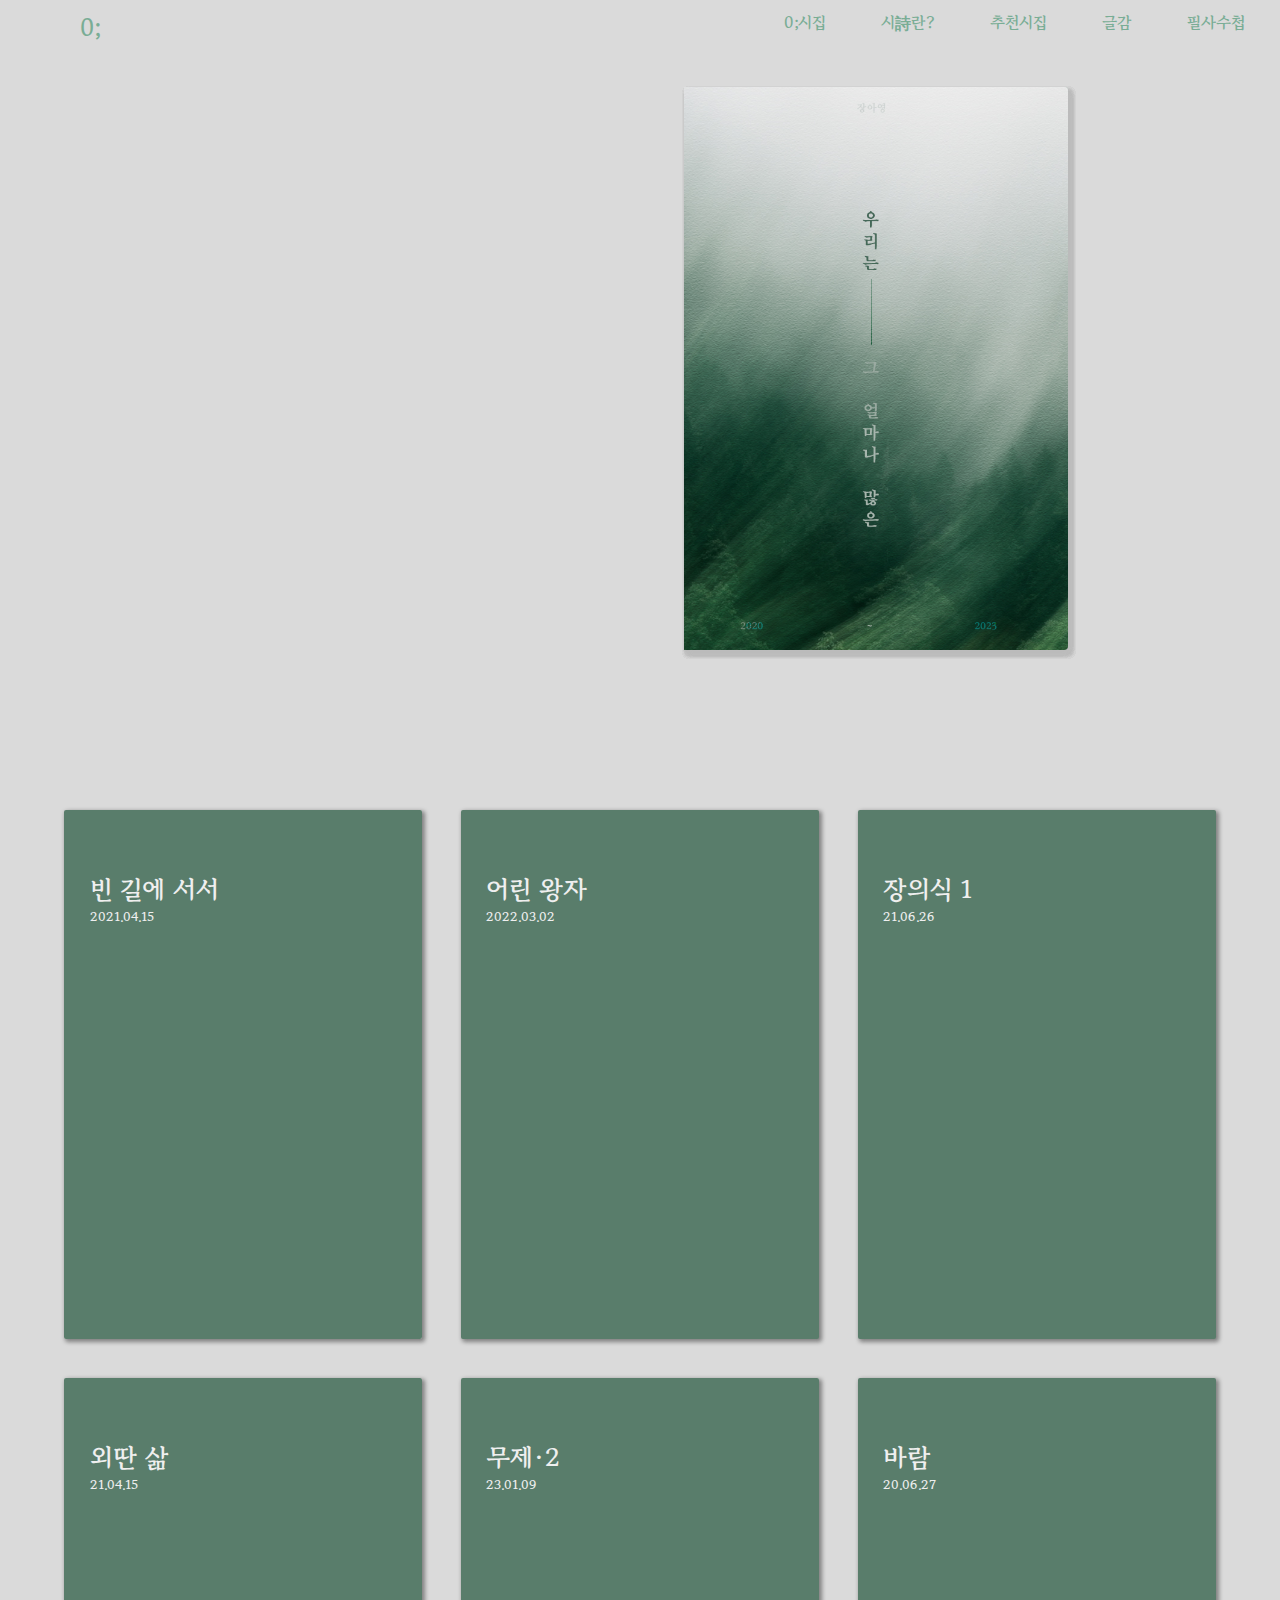
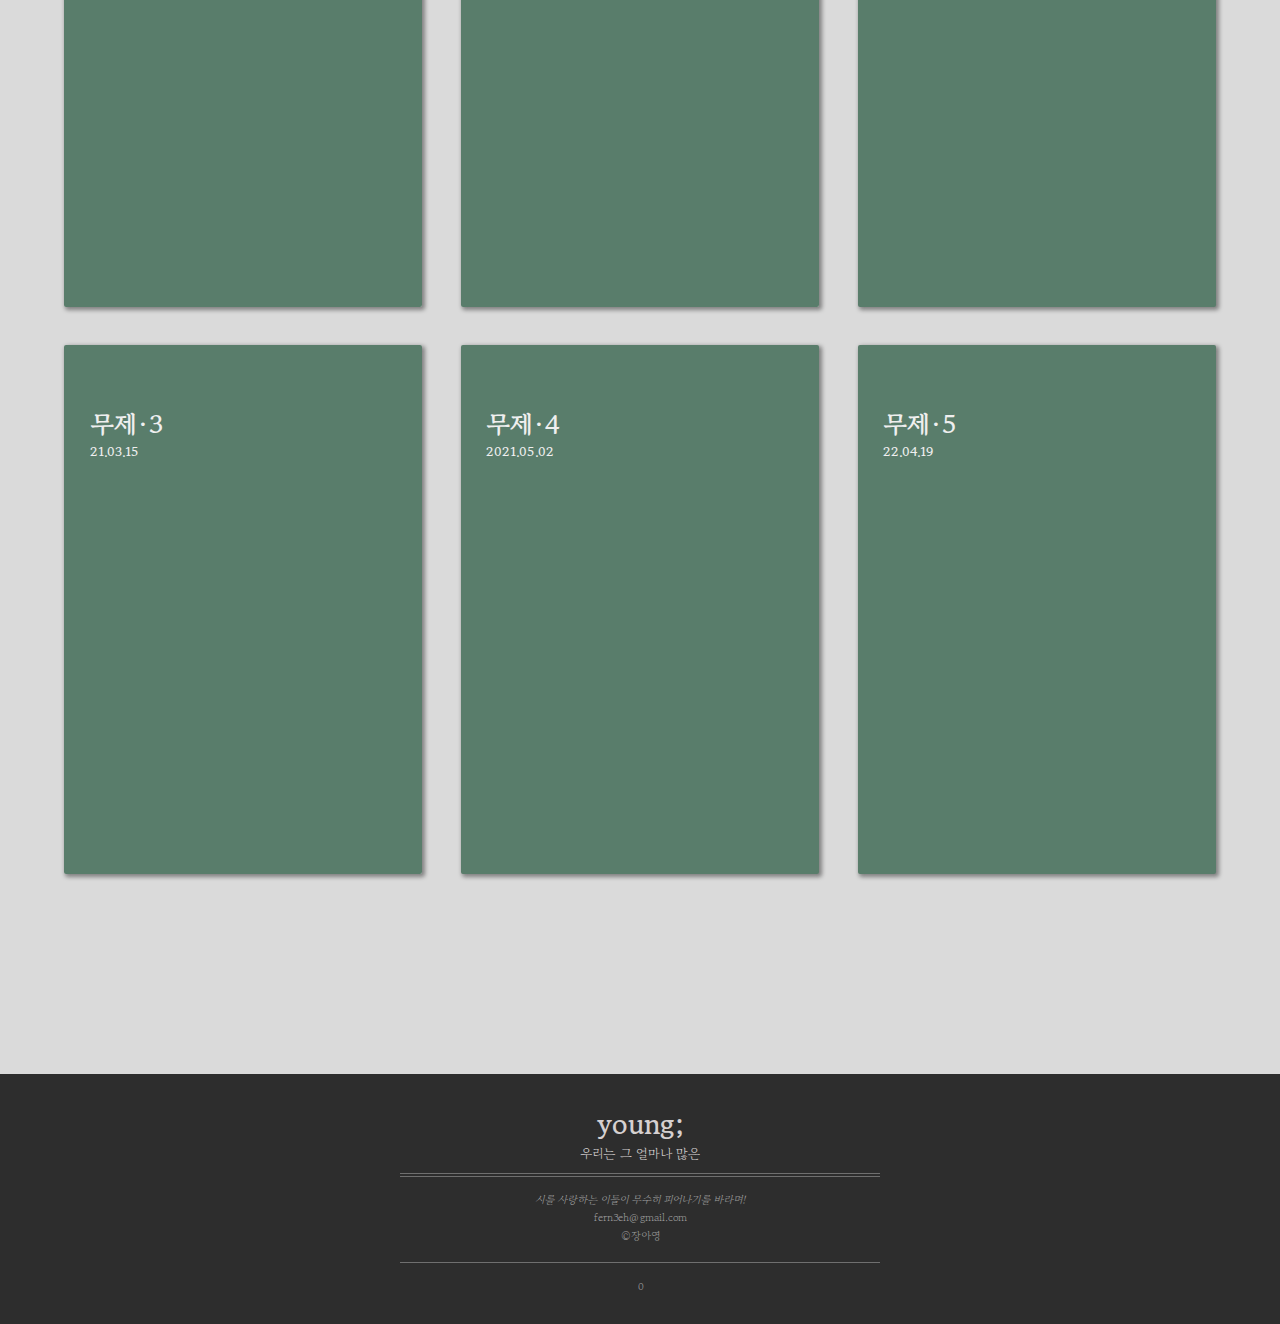
<file: 1.html>
<!DOCTYPE html>
<html lang="en">
<head>
    <meta charset="UTF-8">
    <meta name="viewport" content="width=device-width, initial-scale=1.0">
    <title>0;시집</title>
    <link rel="stylesheet" href="style1.css" />
    <link rel="stylesheet" href="common.css" />
</head>
<body>
    <div class="noise"></div>
    <div id="wrap">
        <header>
            <h2><a href="index.html">0;</a></h2>
            <nav>
                <ul>
                    <li><a href="1.html" class="active">0;시집</a></li>
                    <li><a href="2.html">시詩란?</a></li>
                    <li><a href="3.html">추천시집</a></li>
                    <li><a href="4.html">글감</a></li>
                    <li><a href="5.html">필사수첩</a></li>
                </ul>
            </nav>
        </header>

        <section class="flip_book">
            <div class="book">
                <div id="pages" class="pages">
                    <div class="page"></div>
                    <div class="page"></div>
                    <div class="page"><p>우리는 그 얼마나 많은<br><span>장아영 시집<br><br><br><br></span></p>
                        </p>
                    </div>
                    <div class="page">
                        <p>차례</p>
                        <span>애정하는 시 5편<br><br></span>
                        <ol>
                            <li>시인의 말</li>
                            <li>평온의</li>
                            <li>흰 세월의 토지</li>
                            <li>무제·1</li>
                        </ol>
                    </div>
                    <div class="page">
                        <span><b>시인의 말</b> <br><br>
                            <span class="quotation">
                                <br>우리는 늘 길에 서 있습니다.<br>안식의 보금자리를 찾아 그 어딘가를 헤매어 보지만<br>결국은 떠도는 삶을 사는 나그네일 수밖에 없습니다.
                                <br>(중략) 언제나 인생은 외롭고 쓸쓸하다는 걸 느끼며,<br>어떻게 죽을 것인지, 어떻게 사는 것이 옳게 사는 것인지 묻고 있습니다.
                                <br><u>하지만 그 대답은 어디에도 없었습니다.</u><br>나는 그 대답을 찾기 위해 여기저기 떠돌아 다녔습니다.
                                <br>그러다가 내가 지쳐 쓰러졌을 때 내 손을 잡고 내 안으로<br>고개 돌리게 해준 큰 힘의, 하지만 부드러운 손이 있었습니다.
                            </span><br><br>
                            <span>가장 애정하는 서정윤 시인의 말을 빌려 적어 봅니다.<br>비슷한 물음을 찾아 헤매던 고등학생 시절에 쓴 시를 모았습니다.</span>
                        </span>
                    </div>

                    <div class="page"></div>
                    <div class="page"><span>가장 나약한 빛을 찾아</span></div>

                    <!-- 시 1 -->
                    <div class="page">
                        <h3>평온의</h3><span class="date">2020.06.13</span>
                            <p class="poems">
                                모든 햇볕과<br>모든 풀잎과<br>모든 생명을 등지고<br>부드러이 불어오는<br>찬바람을 만끽한다<br><br>
                                회색 시멘트 위에 굳어진<br>흰 나체의 그림자와<br>흩날리는 검은 선들<br><br>
                                바람은 내 가진 모든 것을<br>앗아갈 듯이<br>온몸을 탐색하며 흘러간다<br><br>
                                점점<br>형체를 잃어가는<br>정적의 형상화와
                            </p>
                    </div>
                    <div class="page">
                        <p class="poems">
                            나를<br>괴로이 울게 만든<br>동적의 생명들<br><br>
                            영영<br>망각된 채<br>공기를 유영하는<br>나의 작은 숨<br><br>
                            노래에 맞춰<br>분홍빛 선들로<br>춤을 추고 싶다<br>온 시야가<br>노란 빛깔로 물들고<br><br>
                            푸른 잎사귀가 읊는<br>존재의 시를 듣고 싶다
                        </p>
                    </div>
                    <!-- 시 2 -->
                    <div class="page">
                        <h3>흰 세월의 토지</h3><span>2020.06.25</span>
                            <p class="poems">
                                세월을 살다 간<br>사람들의 뼈가 남는다<br>한 사람의 뼈 위에<br>다른 한 사람의 뼈가 놓이고<br>누군가의 두개골 위에<br>누군가의 날개뼈가 놓인다<br><br>
                                바스러진 땅 위로<br>흰 뼈들이 이리저리 나뒹굴며<br>하늘을 향해 높이 고개를 든 건물 아래<br>소복이 쌓여 나간다<br><br>
                                우리는 그 얼마나 많은<br>뼈들을 밟고 사는가<br><br>
                                나는 그 뼈가 두려워<br>몸부림을 친 적이 있었다
                            </p>
                    </div>
                    <div class="page">
                        <p class="poems">
                            얼마나 많은 뼈들이<br>발 밑에<br>짓밟혀 있었을까<br><br>
                            세월을 벗겨낸<br>살가죽이 두렵다
                        </p>
                    </div>
                    <!-- 시 3 -->
                    <div class="page">
                        <h3>무제·1</h3><span>2021.12.24</span>
                            <p class="poems">
                                별을 보며 살고 싶었다<br>뜬 눈으로 밤을 지새우며<br><br>
                                숨은 별을 좇고 싶었다<br>암흑 같은 하늘을 파헤치며<br><br>
                                달을 좇는 수많은 눈밭 중<br>하나가 되고 싶지 않았다<br><br>
                                아주 조그만<br>이름 없는 별을<br>좇고 싶었다<br><br>
                                시선으로<br>별자리를 그리며<br>
                            </p>
                    </div>
                    <div class="page">
                        <p class="poems">
                            고스란히 놓인<br>잠적하는 별들 중에서<br><br>
                            가장 나약한 빛을 찾아<br>향하고 싶었다
                        </p>
                    </div>
                    <div class="page"></div>
                    <div class="page color_different">
                        <p>우리는 그 얼마나 많은<br>뼈들을 밟고 사는가</p>
                    </div>
                    <div class="page"></div>
                </div>
              </div>
        </section>

        <main class="poems_arrange">
            <div class="bingo_board">
                <div class="cell">
                    <h2 class="title">빈 길에 서서<span>2021.04.15</span></h2>
                    <p class="content">
                        <span>빈 길에 서서<br><br></span>
                        길은 하나의 설움이다<br>배부른 자로부터의 도피망<br>열흘 굶어 밟은 땅 위<br>소복이 쌓인 빈자들의 살갗<br>그곳에서 서러움을 느낄 수 있던 자들만이<br>걸을 수 있는 길이다<br><br>
                        구부정하고 오돌토돌한 오솔길<br>주변 아무도 없는 외로운 벌판에<br>돌멩이 몇 자락 떨어진 설움<br>그곳을 걷는 사람들은<br>아, 괴로워라,<br>내 사람으로 태어나 사람을 밟고 살아야 하는구나,<br>한 마디 내뱉으며 상처 난 맨발을<br>또다시 한 걸음 내딛는다<br><br>
                        위태로운 발걸음 속을 들여다 보면<br>발목 붙잡는 얄팍한 손 무척이게 많아<br>발목에 찍힌 손톱 자국 사라지지 않는다<br><br>
                        손끝에 담긴 하나의 설움,<br>그 손 끝도 길이 될 수 있나<br>무참히 밟힐 손과 살과 발<br>그 서러운 것도 길이 될 수 있나<br><br>
                        배부른 자로부터의 도피는<br>배부른 자로부터 떠밀려온 황폐의 설움<br>길 걷는 이 누구도 도움 청하지 못하고<br>슬픈 삶을 꾸역꾸역 살아내는 수밖에 없다<br><br>
                        이 허기진 삶이 미워질 즈음이면<br>빈 길에 서서<br>저 먼 하늘 땅 바다에 소리를 내지른다<br>단 한번도 가본 적 없는 그곳이 그립다<br><br>
                        하나의 설움 위 고이 놓인<br>위태로운 선 하나<br>밑을 볼 수도 위를 볼 수도 없다<br>오늘 하루 걷다<br>우두커니 서서 먼 생각을 하다<br>또다시 걸음을 내딛을 수밖에...
                    </p>
                </div>
                <div class="cell">
                    <h2 class="title">어린 왕자<span>2022.03.02</span></h2>
                    <p class="content">
                        <span>어린 왕자<br><br></span>
                        저<br>머<br>언<br>별의<br>동그란 백유의 백골을 따라<br>시선을 그리면 늘 빛이 있었다.<br>&nbsp;번쩍번쩍, 바랜 빛깔로 곱게 희어<br>새까만 자리에만 머무르는 밤에게<br>하이얀 빛으로 여린 희망을<br>속삭이고, 모래알에 흩날린<br>&nbsp;달의 파편들을 이어 별자리를<br>만들었다. 어둠의 늙은 두 눈을<br>조그만 손으로 가리어 저 먼<br>이상의 푸른 밤을 보여주며<br>자그만<br>별의<br>흰<br>소<br>망<br>을<br>흘<br>렸<br>다.
                    </p>
                </div>
                <div class="cell">
                    <h2 class="title">장의식 1<span>21.06.26</span></h2>
                    <p class="content">
                        <span>장의식 1<br><br></span>
                        매일을 서러워 보낸다<br>사진 한 장 앞에 놓인 국화<br>그 밑에 놓인 작은 접시 위로는<br>파리들이 꼬여 회오리 친다<br>울음 참는 낯 속의 웃음<br>그 밑에는 내가 있다<br>유리 속의 정제된 움직임, 슬픔, 행복<br>그 아래 앉지도 못한 채 서서<br>멍하니 생각한다<br>물기 젖은 국화는 마를 날이 없다<br>나는 실패한 인간이다<br>나는 실패된 인간이다<br>무엇 하나 잃은 것 없이<br>손에 쥔 게 없는 인간이다<br>사랑할 줄 모르는 인간이다<br>인간으로 태어나 인간일 수 없다면<br>차라리 혼백 되어<br>국화 하나 품에 안고<br>세상을 돌아다니리라,<br>그리 다짐하며<br>향을 피운다
                    </p>
                </div>
                <div class="cell">
                    <h2 class="title">외딴 삶<span>21.04.15</span></h2>
                    <p class="content">
                        <span>외딴 삶<br><br></span>
                        늘 슬픈 게 삶이라 생각했다<br>소란 속 삶은 그토록이나 고요하고<br>잔뜩 날이 선 채로<br>양초 위 촛불 마냥 이리저리 흔들리며<br>아무 소리 없이···<br><br>
                        적막 속에 살고 싶다 생각했다<br>텅 빈 들에 들리는 것이라고는<br>울리지도 않을 나의 작은 숨소리 뿐<br>그 누구도 내 삶에 그림자를 드리우지 않기를<br>바라는 마음을 갖고<br>작은 숨 한번 들이마시며···<br><br>
                        심장의 종이 온몸에 울려 퍼진다<br>믿고 싶지 않아도<br>느낄 수밖에 없는 생명의 속삭임<br>가만 누워 하늘 바라보다 보면<br>내 심장이 죽은 듯 고요하다가<br>노조가 몰아치듯 울부짖으면<br>나는 벌떡 일어나 가슴 부여잡고<br>숨을 몰아쉬며 땅에 머리를 박는다<br>귓가에 울리는 파도 소리···<br>이곳이 외딴 섬이던가?<br>별자리 하나 보이지 않는 고된 사막이던가?<br>바닷바람 밀려와 피부에 닿으면<br>나는 두 눈을 감고 숨을 내쉬다<br>삶이 고요한 것에 서러워 울음을 터뜨린다
                    </p>
                </div>
                <div class="cell">
                    <h2 class="title">무제·2<span>23.01.09</span></h2>
                    <p class="content">
                        <span>무제·2<br><br></span>
                        졸립다<br>슬픈 삶은<br>끝맺을 기미를 보이질 않고<br>나는 그저<br>맥없이 누워<br>있다<br><br>
                        끝없는 탄생과 죽음 속에서<br>가벼운 숨을<br>무겁게<br>들이마시고 또<br>내쉬기를 반복하며<br>심장 박동 소리에<br>귀를 기울인다<br><br>
                        살아 있음이<br>버겁기만 한 저녁이 있고<br>살아 있음에<br>감사할 수 있는<br>아침이 있다<br><br>
                        창밖엔<br>귀뚜라미<br>지저귀고<br>암흑같은<br>세상 속에서<br>내 방<br>흰 벽지만이<br>푸르게<br>빛난다
                    </p>
                </div>
                <div class="cell">
                    <h2 class="title">바람<span>20.06.27</span></h2>
                    <p class="content">
                        <span>바람<br><br></span>
                        모두의 인생이<br>당신 같아서<br>속박된 곳 하나 없이<br>자유로이<br>누군가의 몸을<br>누군가의 시간을<br>어딘가의 궤도를<br>영유하며 죽어간다면<br>그 얼마나 좋을까
                    </p>
                </div>
                <div class="cell">
                    <h2 class="title">무제·3<span>21.03.15</span></h2>
                    <p class="content">
                        <span>무제·3<br><br></span>
                        가슴이 답답하다<br>언어 속에 파묻혀 사는 것이<br>옳은 일인가<br>어미의 뱃속에 있듯<br>태아가 되어<br>언어의 속에서<br>가만 잠들어 있는 것이<br>과연 옳은 일인가<br><br>
                        나는 세상에 난 것인가?<br>언어는 언제즈음 나를<br>바깥의 자유된 언어로<br>독립시킬 것인가?<br><br>
                        뿌연 하늘이라도 좋다<br>나는 잠시라도 이 언어의 갑갑함에서<br>언어의 속죄에서 벗어나고 싶다<br><br>
                        아<br>사람은 모두 바람과 자유해야 하는 것을<br>왜 모든 이가 괴로움에, <br>모든 괴롬과 슬픔과 비애에 갇혀<br>외로워해야 하는 것인가<br>태어남의 이유도 의미도 알지 못한 채<br>세상에 던져진 것이<br>죄스러이 느껴져<br>오늘도<br>언어의 속죄 속으로<br>까맣게 적힌<br>글자의 밧줄 속으로<br>두 눈과 발을 집어 넣는다
                    </p>
                </div>
                <div class="cell">
                    <h2 class="title">무제·4<span>2021.05.02</span></h2>
                    <p class="content">
                        <span>무제·4<br><br></span>
                        &nbsp;한 여름 밤의 어스름한 꿈을 모아 푸른 반딧불이 등껍질에 담는다. 어둔 밤 조개알이 되는 꿈은 언제 무너지는가?<br>
                        &nbsp;헛되이 흐르는 껍질의 꿈, 슬픔, 그러나 얄팍한 희망의 실을 붙잡은 소년의 뒷모습. 눈을 감고 그려 본다. 까만 크레파스 위 묻었을 노란 부스러기, 흰 종이 위 별과 희망으로 자리할 원들. 희망은 늘 소리없이 찾아온다. 절망의 소음에 매여 있을 적에 잠자코 지켜만 보다 사라지는 얄미운 생명!<br><br>
                        &nbsp;나는 살면서 반딧불을 한번도 본 적이 없다.
                    </p>
                </div>
                <div class="cell">
                    <h2 class="title">무제·5<span>22.04.19</span></h2>
                    <p class="content">
                        <span>무제·5<br><br></span>
                        pp.<br>
                        &nbsp;삶이 음표와 함께 라에서 미로, 미에서 도로 추락할 적이면 나는 음표의 꼬리를 잡고 저 흰 종잇장의 공터를 향해 고개를 기울였다<br>
                        &nbsp;두터웁게 쌓인 얇은 터에 음표가 닿아 보스라지고 나는 가루가 된 음표의 검은 투신을 손에 헤아리듯 잡아내다 함께 찢어진 음표의 머리 갈래 사이로 투신하게 되었다 그 자리에서 숨이 멈춘 듯했으나<br>
                        &nbsp;인간의 생은 짓눌린 벌레와 덜 익힌 돼지고기보다도 질겼다 나는 톡 하는 소리와 함께 검은 오선지의 한 막대를 잡았다<br>
                        &nbsp;발 너머로 보이는 것은 아득한 너머의 무한의 공간이었다<br>
                        ㅡ 힘이 빠질 제 나는 무한한 시간을 추락, 추락, 또 추락할 테지······.<br>
                        &nbsp;뇌 속으로 읊조린 단어들은 검은 글자가 되어 또다시 저 너머의 곳으로 추락했다 그것은 어쩌면 아까 보스라진 음표드르혹은 나의 미래의 형태를 닮아 있을 지도 모른다
                    </p>
                </div>
            </div>
            
        </main>


        <footer>
            <h1>young;</h1>
            <h5>우리는 그 얼마나 많은</h5>
            <hr><hr>
            <h6>
                <em>시를 사랑하는 이들이 무수히 피어나기를 바라며!</em>
                
                <ul>
                    <li>fern3eh@gmail.com</li>
                    <li>©장아영</li>
                </ul>
            </h6>
            <hr>
            <h6 class="page0">0</h6>
        </footer>
    </div>


<script>
    var pages = document.getElementsByClassName('page');
    for(var i = 0; i < pages.length; i++)
    {
      var page = pages[i];
      if (i % 2 === 0)
        {
          page.style.zIndex = (pages.length - i);
        }
    }

    document.addEventListener('DOMContentLoaded', function(){
    for(var i = 0; i < pages.length; i++)
    {
        //Or var page = pages[i];
        pages[i].pageNum = i + 1;
        pages[i].onclick=function()
          {
            if (this.pageNum % 2 === 0)
              {
                this.classList.remove('flipped');
                this.previousElementSibling.classList.remove('flipped');
              }
            else
              {
                this.classList.add('flipped');
                this.nextElementSibling.classList.add('flipped');
              }
           }
    }
  })
</script>
</body>
</html>
</file>
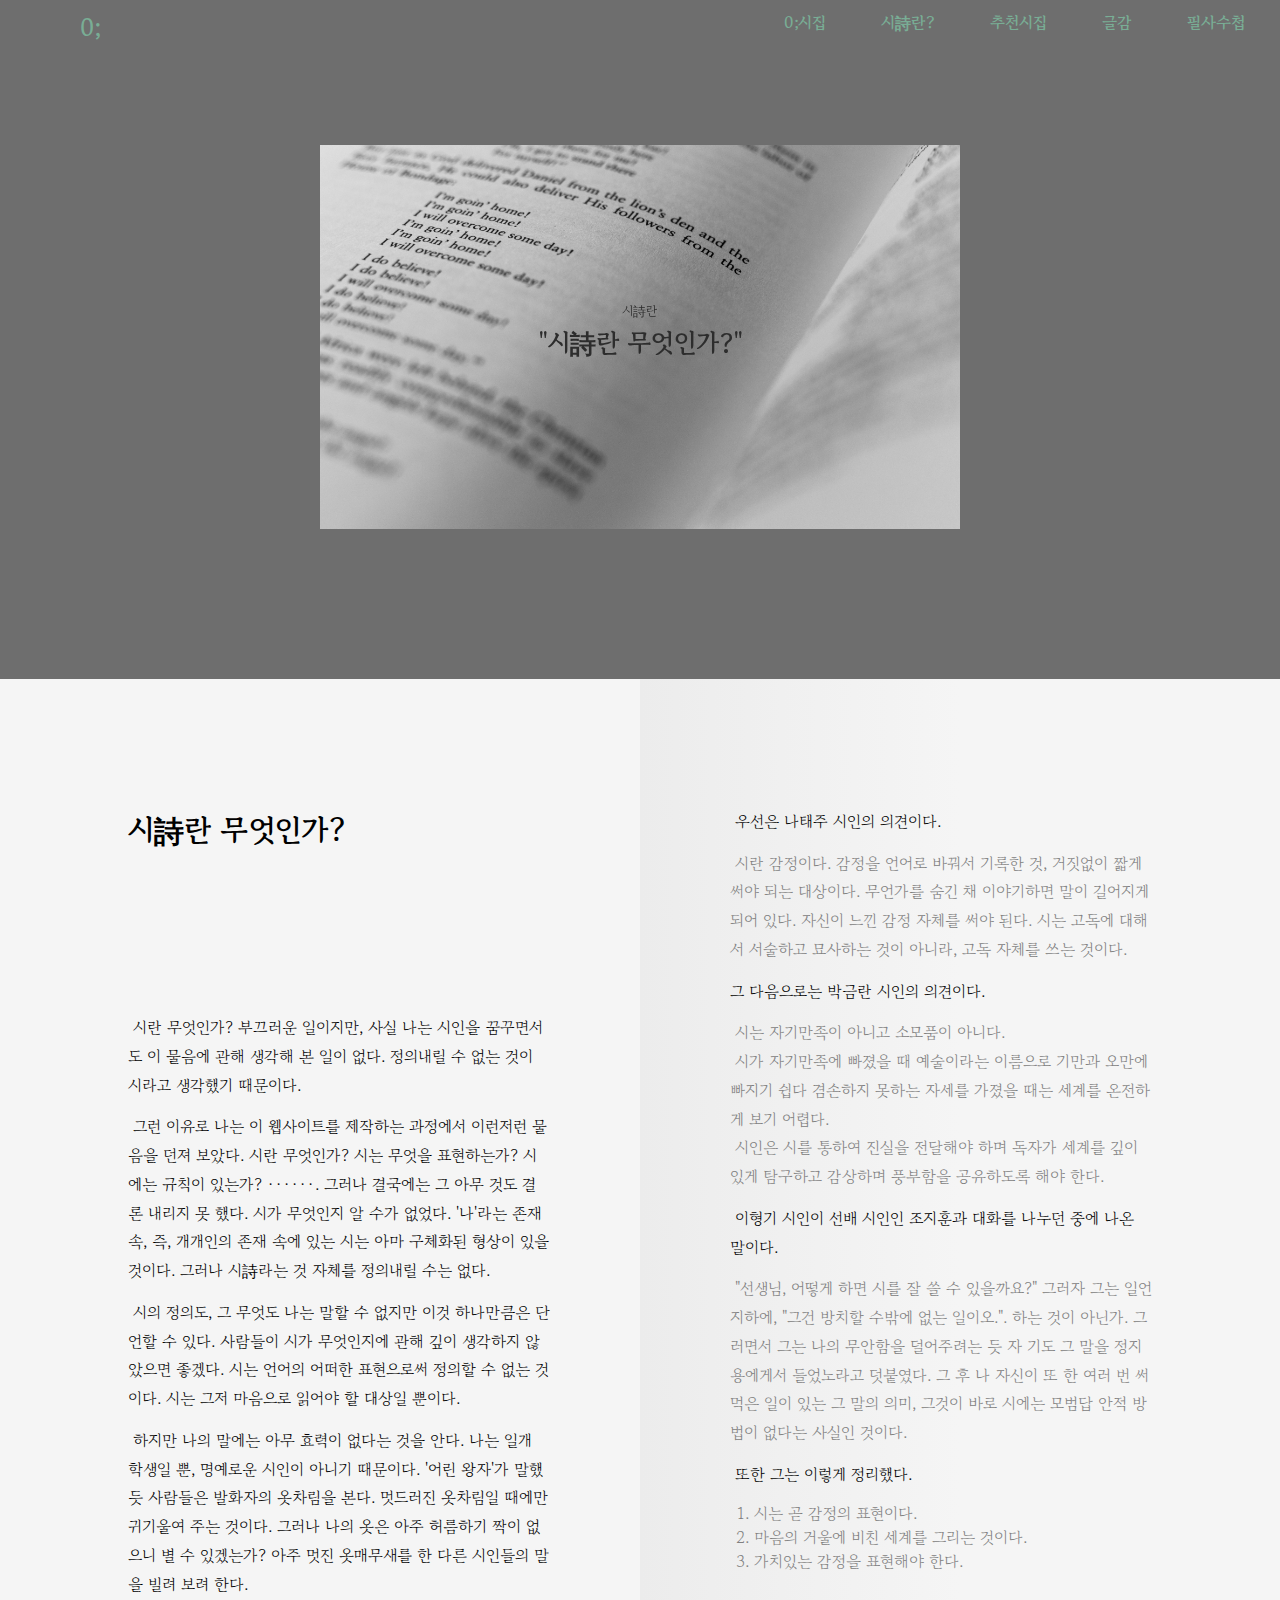
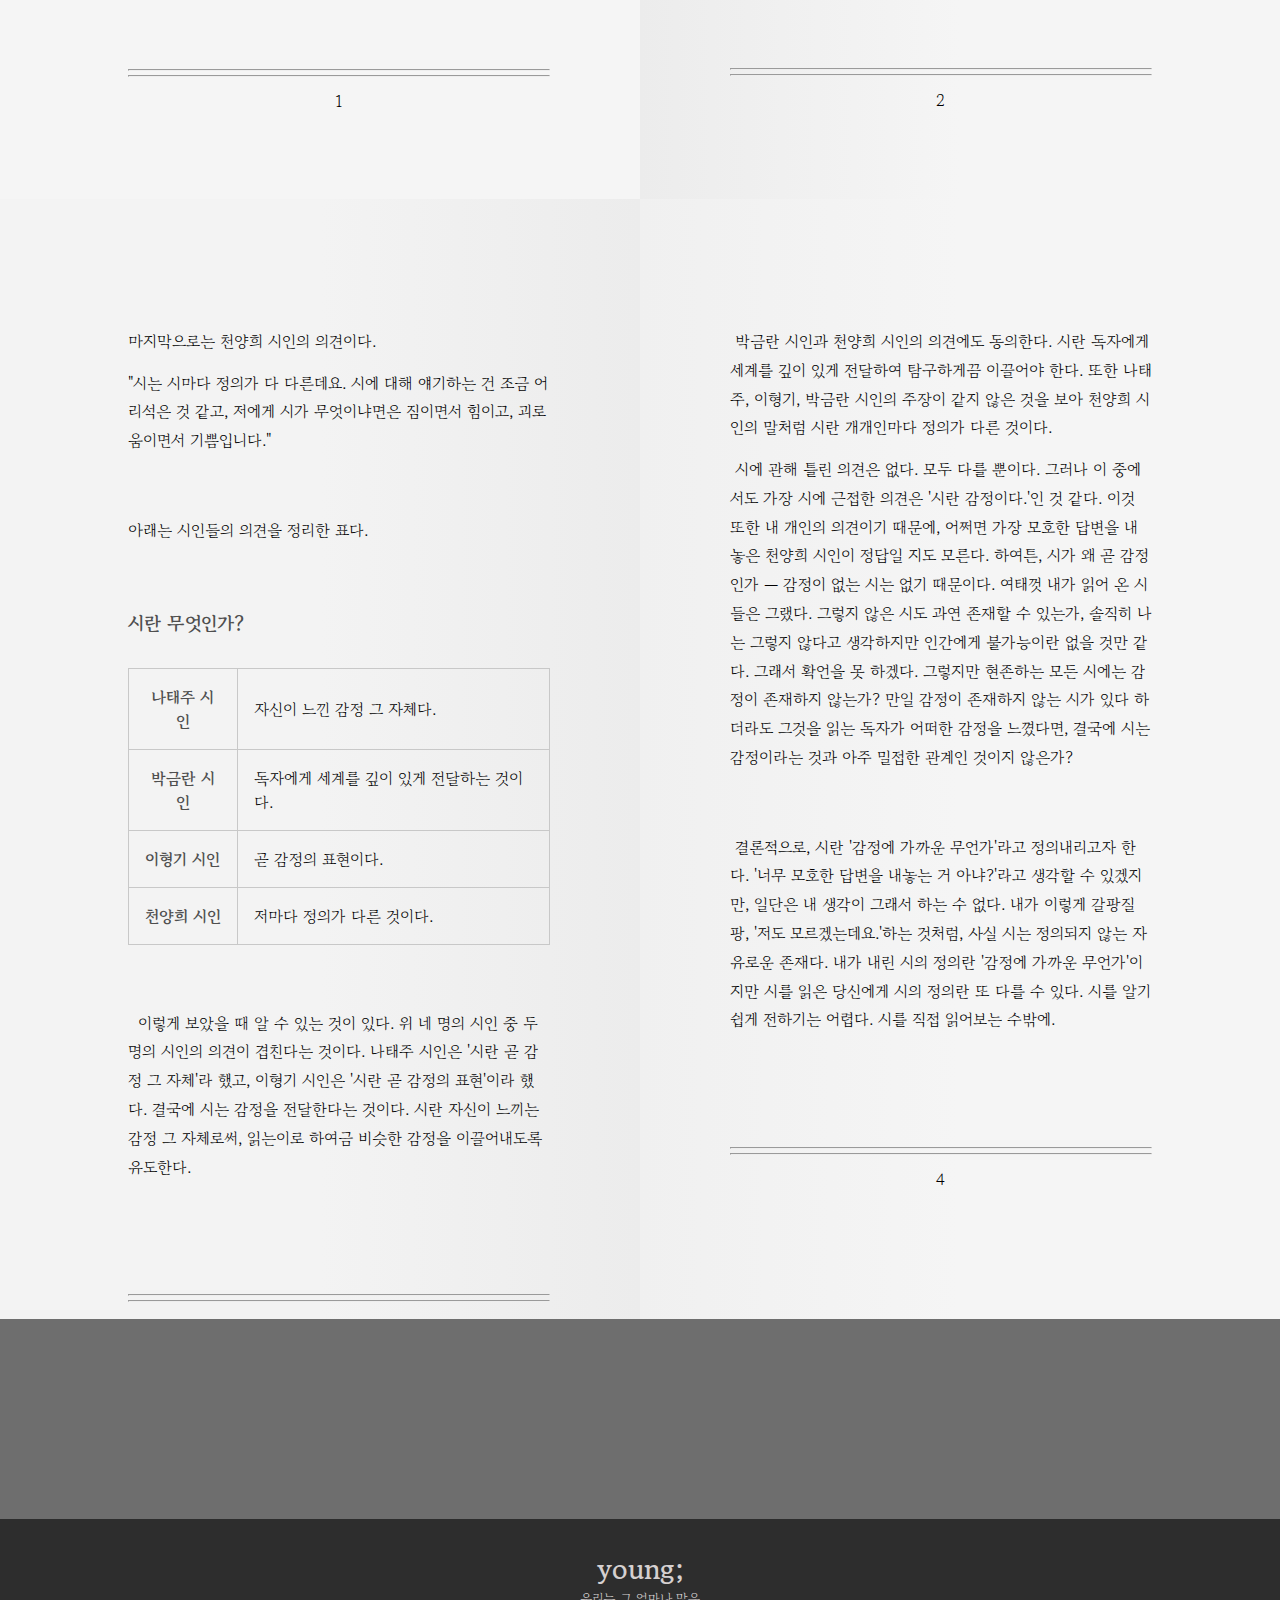
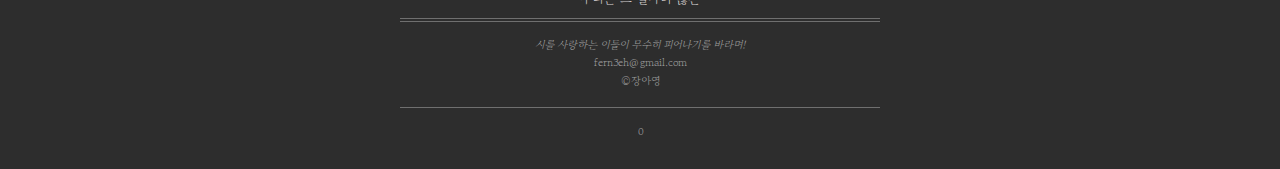
<file: 2.html>
<!DOCTYPE html>
<html lang="en">
<head>
    <meta charset="UTF-8">
    <meta name="viewport" content="width=device-width, initial-scale=1.0">
    <title>시詩란?</title>
    <link rel="stylesheet" href="style2.css" />
    <link rel="stylesheet" href="common.css" />
</head>
<body>
    <div class="noise"></div>
    <div id="wrap">
        <header>
            <h2><a href="index.html">0;</a></h2>
            <nav>
                <ul>
                    <li><a href="1.html" class="active">0;시집</a></li>
                    <li><a href="2.html">시詩란?</a></li>
                    <li><a href="3.html">추천시집</a></li>
                    <li><a href="4.html">글감</a></li>
                    <li><a href="5.html">필사수첩</a></li>
                </ul>
            </nav>
        </header>

        <section class="visual_content">
            <h2><span>시詩란<br></span>"시詩란 무엇인가?"</h2>
        </section>

        <main>
            <div class="sec1">
                <h1>시詩란 무엇인가?</h1>
                <div class="text">
                    <p>&nbsp;시란 무엇인가? 부끄러운 일이지만, 사실 나는 시인을 꿈꾸면서도 이 물음에 관해 생각해 본 일이 없다.
                        정의내릴 수 없는 것이 시라고 생각했기 때문이다.
                    </p>
                    <p>
                        &nbsp;그런 이유로 나는 이 웹사이트를 제작하는 과정에서 이런저런 물음을 던져 보았다. 시란 무엇인가? 시는 무엇을 표현하는가? 시에는 규칙이 있는가? ······. 그러나 결국에는 그 아무 것도 결론 내리지 못 했다. 시가 무엇인지 알 수가 없었다.
                        '나'라는 존재 속, 즉, 개개인의 존재 속에 있는 시는 아마 구체화된 형상이 있을 것이다. 그러나 시詩라는 것 자체를 정의내릴 수는 없다.
                    </p>
                    <p>
                        &nbsp;시의 정의도, 그 무엇도 나는 말할 수 없지만 이것 하나만큼은 단언할 수 있다. 사람들이 시가 무엇인지에 관해 깊이 생각하지 않았으면 좋겠다. 시는 언어의 어떠한 표현으로써 정의할 수 없는 것이다. 시는 그저 마음으로 읽어야 할 대상일 뿐이다.
                    </p>
                    <p>&nbsp;하지만 나의 말에는 아무 효력이 없다는 것을 안다. 나는 일개 학생일 뿐, 명예로운 시인이 아니기 때문이다. '어린 왕자'가 말했듯 사람들은 발화자의 옷차림을 본다. 멋드러진 옷차림일 때에만 귀기울여 주는 것이다.
                        그러나 나의 옷은 아주 허름하기 짝이 없으니 별 수 있겠는가? 아주 멋진 옷매무새를 한 다른 시인들의 말을 빌려 보려 한다.</p>
                    
                </div>
                <hr><hr>
                <p class="page">1</p>
            </div>

            <div class="sec2">
                 <p>&nbsp;우선은 나태주 시인의 의견이다.</p>
                 <p class="answer">
                    &nbsp;시란 감정이다. 감정을 언어로 바꿔서 기록한 것, 거짓없이 짧게 써야 되는 대상이다. 무언가를 숨긴 채 이야기하면 말이 길어지게 되어 있다. 자신이 느낀 감정 자체를 써야 된다. <span>시는 고독에 대해서 서술하고 묘사하는 것이 아니라, 고독 자체를 쓰는 것이다.</span>
                 </p>
                 <p>그 다음으로는 박금란 시인의 의견이다.</p>
                 <p class="answer">
                    &nbsp;시는 자기만족이 아니고 소모품이 아니다.<br>

                    &nbsp;시가 자기만족에 빠졌을 때 예술이라는 이름으로 기만과 오만에 빠지기 쉽다 겸손하지 못하는 자세를 가졌을 때는 세계를 온전하게 보기 어렵다.<br>

                    &nbsp;시인은 시를 통하여 진실을 전달해야 하며 <span>독자가 세계를 깊이 있게 탐구하고 감상하며 풍부함을 공유하도록 해야 한다.</span> <br>
                 </p>
                 <p>&nbsp;이형기 시인이 선배 시인인 조지훈과 대화를 나누던 중에 나온 말이다.</p>
                 <p class="answer">
                    &nbsp;"선생님, 어떻게 하면 시를 잘 쓸 수 있을까요?" 그러자 그는 일언지하에, "그건 방치할 수밖에 없는 일이오.". 하는 것이 아닌가. 그러면서 그는 나의 무안함을 덜어주려는 듯 자 기도 그 말을 정지용에게서 들었노라고 덧붙였다.
                    그 후 나 자신이 또 한 여러 번 써먹은 일이 있는 그 말의 의미, 그것이 바로 <span>시에는 모범답 안적 방법이 없다는 사실인 것이다. </span>
                 </p>
                 <p>
                    &nbsp;또한 그는 이렇게 정리했다.
                 </p>
                 <p class="answer">
                    <ol>
                        <li>시는 곧 감정의 표현이다.</li>
                        <li>마음의 거울에 비친 세계를 그리는 것이다.</li>
                        <li>가치있는 감정을 표현해야 한다.</li>
                    </ol>
                 </p>
                 <hr><hr>
                <p class="page">2</p>
            </div>

            <div class="margin"></div>
            
            <div class="sec3">
                <p>마지막으로는 천양희 시인의 의견이다.</p>
                 <p class="answer">
                    "시는 시마다 정의가 다 다른데요. 시에 대해 얘기하는 건 조금 어리석은 것 같고, 저에게 시가 무엇이냐면은 짐이면서 힘이고, 괴로움이면서 기쁨입니다."
                 </p><br><br>
                 <p>아래는 시인들의 의견을 정리한 표다.</p>
                 <table>
                    <h3>시란 무엇인가?</h3>
                    <tr>
                        <th>나태주 시인</th>
                        <td>자신이 느낀 감정 그 자체다.</td>
                    </tr>
                    <tr>
                        <th>박금란 시인</th>
                        <td>독자에게 세계를 깊이 있게 전달하는 것이다.</td>
                    </tr>
                    <tr>
                        <th>이형기 시인</th>
                        <td>곧 감정의 표현이다.</td>
                    </tr>
                    <tr>
                        <th>천양희 시인</th>
                        <td>저마다 정의가 다른 것이다.</td>
                    </tr>
                 </table>
                 <p>&nbsp; 이렇게 보았을 때 알 수 있는 것이 있다. 위 네 명의 시인 중 두 명의 시인의 의견이 겹친다는 것이다. 나태주 시인은 '시란 곧 감정 그 자체'라 했고, 이형기 시인은 '시란 곧 감정의 표현'이라 했다.
                    결국에 시는 감정을 전달한다는 것이다. 시란 자신이 느끼는 감정 그 자체로써, 읽는이로 하여금 비슷한 감정을 이끌어내도록 유도한다.</p>
                    <div class="margin"></div>

                 <hr><hr>
                <p class="page">3</p>
            </div>

            <div class="sec4">
                <p>&nbsp;박금란 시인과 천양희 시인의 의견에도 동의한다. 시란 독자에게 세계를 깊이 있게 전달하여 탐구하게끔 이끌어야 한다. 또한 나태주, 이형기, 박금란 시인의 주장이 같지 않은 것을 보아 천양희 시인의 말처럼 시란 개개인마다 정의가 다른 것이다.</p>
                <p>&nbsp;시에 관해 틀린 의견은 없다. 모두 다를 뿐이다. 그러나 이 중에서도 가장 시에 근접한 의견은 '시란 감정이다.'인 것 같다. 이것 또한 내 개인의 의견이기 때문에, 어쩌면 가장 모호한 답변을 내놓은 천양희 시인이 정답일 지도 모른다. 하여튼, 시가 왜 곧 감정인가 ― 감정이 없는 시는 없기 때문이다.
                    여태껏 내가 읽어 온 시들은 그랬다. 그렇지 않은 시도 과연 존재할 수 있는가, 솔직히 나는 그렇지 않다고 생각하지만 인간에게 불가능이란 없을 것만 같다. 그래서 확언을 못 하겠다. 그렇지만 현존하는 모든 시에는 감정이 존재하지 않는가? 만일 감정이 존재하지 않는 시가 있다 하더라도 그것을 읽는 독자가 어떠한 감정을 느꼈다면, 결국에 시는 감정이라는 것과 아주 밀접한 관계인 것이지 않은가?
                    </p>
                <div class="margin2"></div>
                <p>&nbsp;결론적으로, 시란 '감정에 가까운 무언가'라고 정의내리고자 한다. '너무 모호한 답변을 내놓는 거 아냐?'라고 생각할 수 있겠지만, 일단은 내 생각이 그래서 하는 수 없다. 내가 이렇게 갈팡질팡, '저도 모르겠는데요.'하는 것처럼, 사실 시는 정의되지 않는 자유로운 존재다. 내가 내린 시의 정의란 '감정에 가까운 무언가'이지만 시를 읽은 당신에게 시의 정의란 또 다를 수 있다. 시를 알기쉽게 전하기는 어렵다. 시를 직접 읽어보는 수밖에.  </p>
                <div class="margin"></div>
                <hr><hr>
                <p class="page">4</p>
            </div>
        </main>

        <footer>
            <h1>young;</h1>
            <h5>우리는 그 얼마나 많은</h5>
            <hr><hr>
            <h6>
                <em>시를 사랑하는 이들이 무수히 피어나기를 바라며!</em>
                
                <ul>
                    <li>fern3eh@gmail.com</li>
                    <li>©장아영</li>
                </ul>
            </h6>
            <hr>
            <h6 class="page0">0</h6>
        </footer>
    </div>
</body>
</html>
</file>
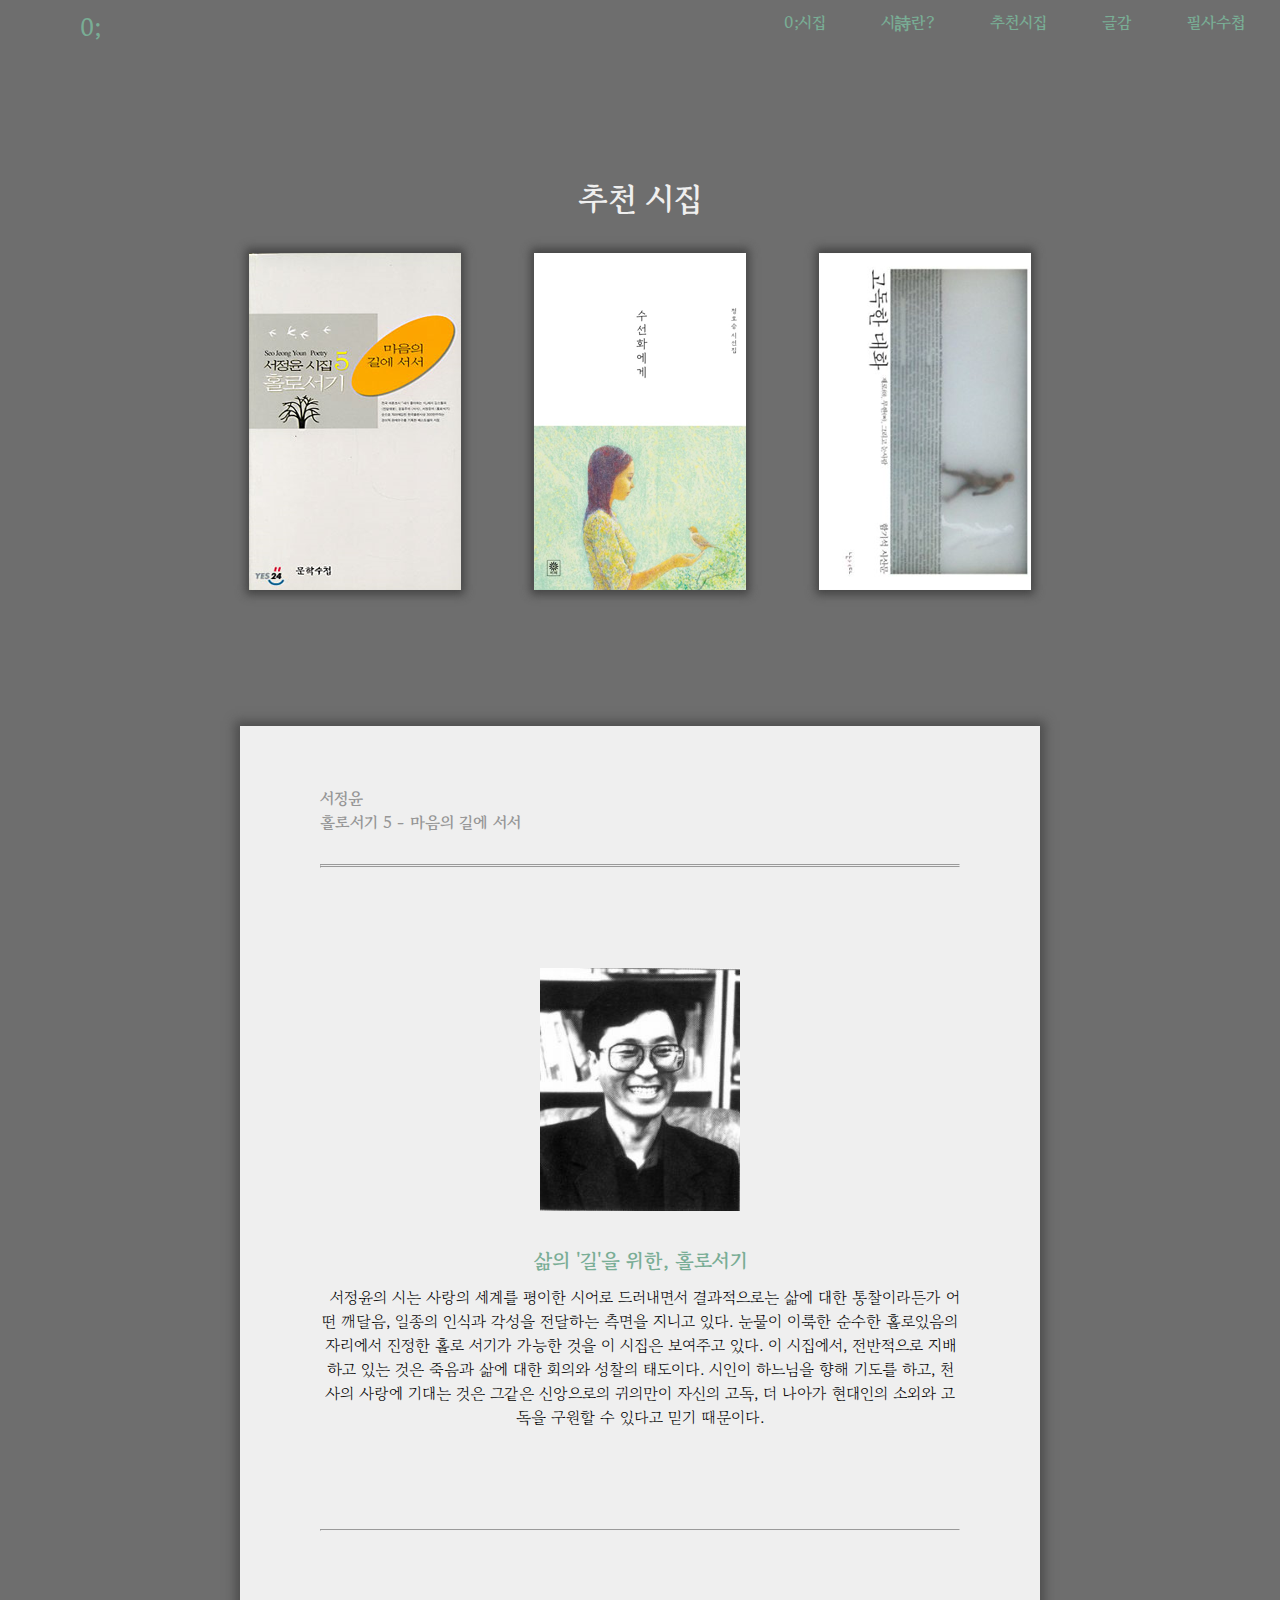
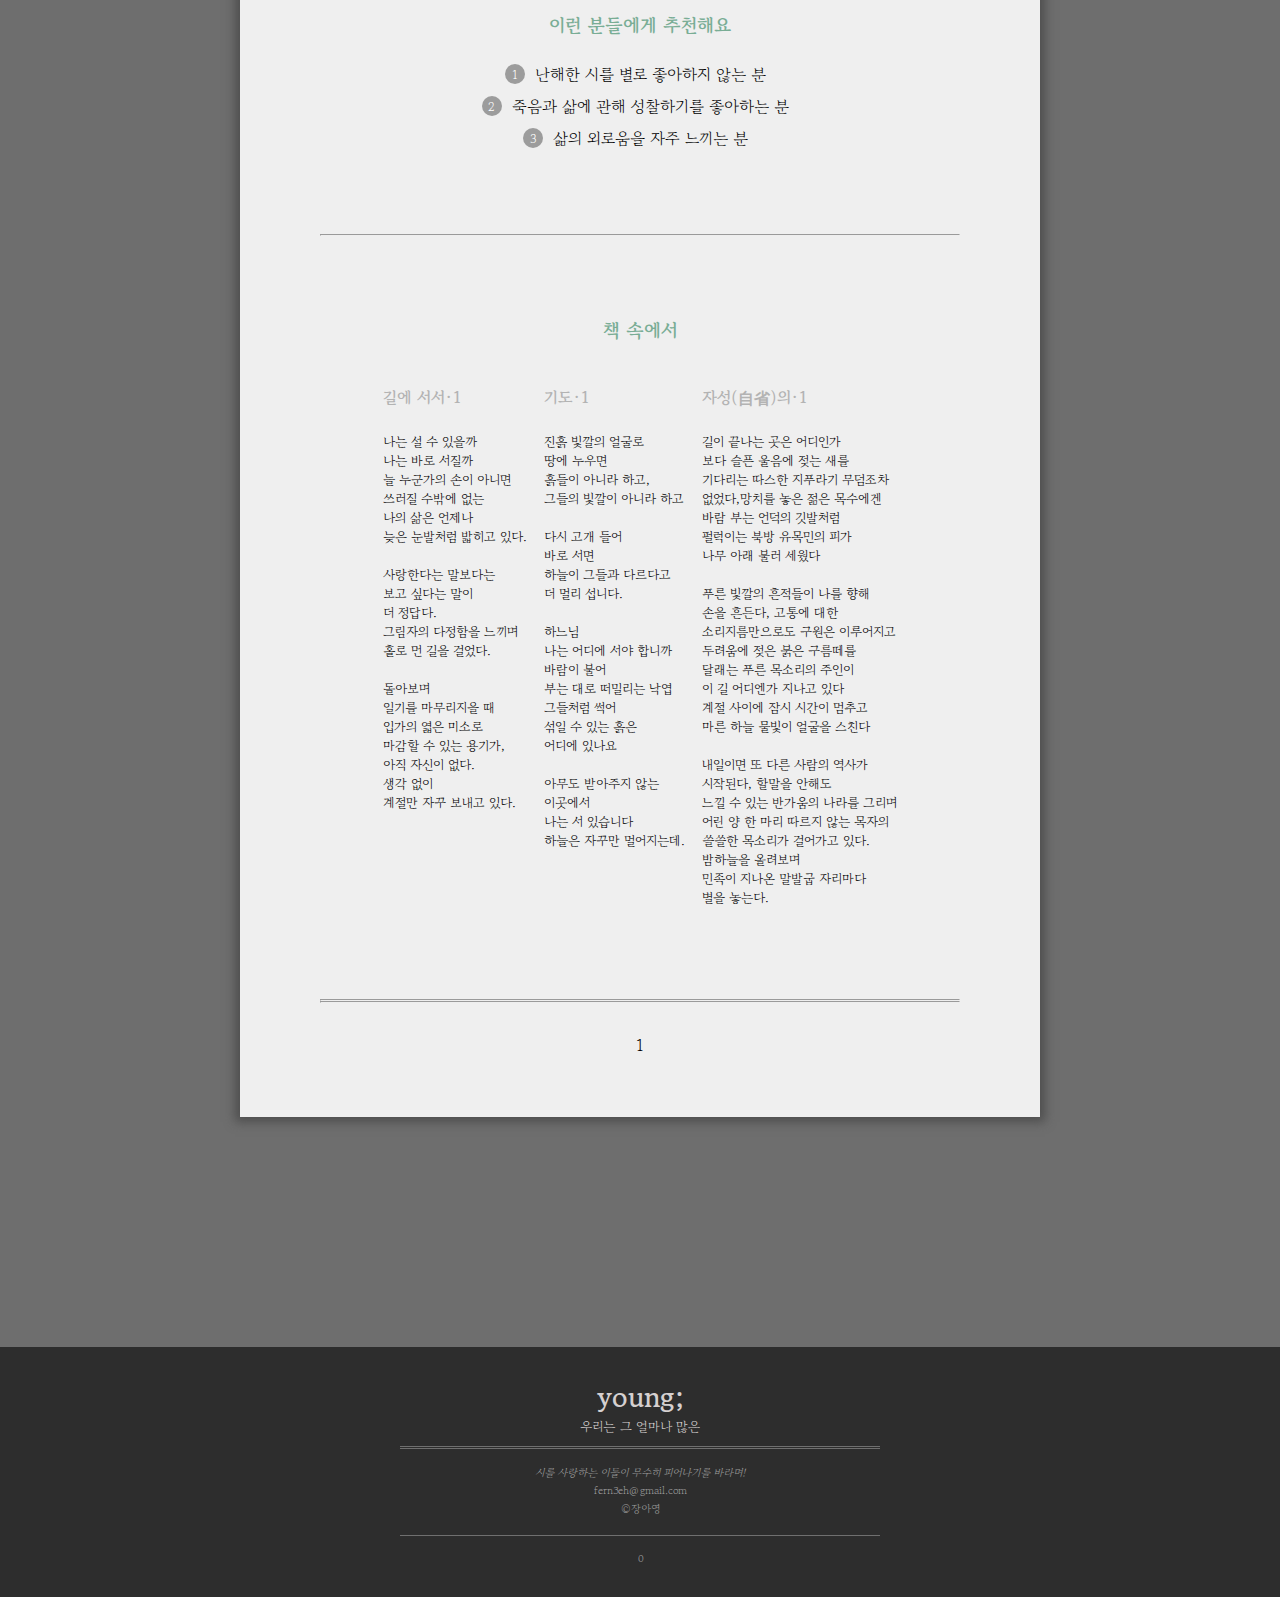
<file: 3.html>
<!DOCTYPE html>
<html lang="en">
<head>
    <meta charset="UTF-8">
    <meta name="viewport" content="width=device-width, initial-scale=1.0">
    <title>추천시집</title>
    <link rel="stylesheet" href="style3.css" />
    <link rel="stylesheet" href="common.css" />
</head>
<body>
    <div class="noise"></div>
    <div id="wrap">
        <header>
            <h2><a href="index.html">0;</a></h2>
            <nav>
                <ul>
                    <li><a href="1.html" class="active">0;시집</a></li>
                    <li><a href="2.html">시詩란?</a></li>
                    <li><a href="3.html">추천시집</a></li>
                    <li><a href="4.html">글감</a></li>
                    <li><a href="5.html">필사수첩</a></li>
                </ul>
            </nav>
        </header>

        <main>
            <section class="container">
                <div class="title">
                    <h1>추천 시집</h1>
                </div>
                <div class="btn">
                    <button onclick="showDiv(1)"></button>
                    <button onclick="showDiv(2)"></button>
                    <button onclick="showDiv(3)"></button>
                </div>
            </section>
            
            <section class="book_content">
                <div id="book1">
                    <div class="index">서정윤<br>홀로서기 5 - 마음의 길에 서서</div>
                    <hr><hr>
                    <img src="img/poet1.jpg">

                    <div class="text">
                        <h2>삶의 '길'을 위한, 홀로서기</h2>
                        <p>
                            &nbsp; 서정윤의 시는 사랑의 세계를 평이한 시어로 드러내면서 결과적으로는 삶에 대한 통찰이라든가 어떤 깨달음, 일종의 인식과 각성을 전달하는 측면을 지니고 있다. 눈물이 이룩한 순수한 홀로있음의 자리에서 진정한 홀로 서기가 가능한 것을 이 시집은 보여주고 있다.

                            이 시집에서, 전반적으로 지배하고 있는 것은 죽음과 삶에 대한 회의와 성찰의 태도이다. 시인이 하느님을 향해 기도를 하고, 천사의 사랑에 기대는 것은 그같은 신앙으로의 귀의만이 자신의 고독, 더 나아가 현대인의 소외와 고독을 구원할 수 있다고 믿기 때문이다.
                        </p>
                    </div>
                    <hr>
                    <div class="people">
                        <h3>이런 분들에게 추천해요</h3>
                        <ol>
                            <li>난해한 시를 별로 좋아하지 않는 분</li><br>
                            <li>죽음과 삶에 관해 성찰하기를 좋아하는 분</li><br>
                            <li>삶의 외로움을 자주 느끼는 분</li><br>
                        </ol>
                    </div>
                    <hr>
                    <div class="poems">
                        <h3>책 속에서</h3>
                        <table>
                            <tr>
                                <th>길에 서서·1</th>
                                <th>기도·1</th>
                                <th>자성(自省)의·1</th>
                            </tr>
                            <tr>
                                <td>
                                    나는 설 수 있을까<br>나는 바로 서질까<br>늘 누군가의 손이 아니면<br>쓰러질 수밖에 없는<br>나의 삶은 언제나<br>늦은 눈발처럼 밟히고 있다.<br><br>
                                    사랑한다는 말보다는<br>보고 싶다는 말이<br>더 정답다.<br>그림자의 다정함을 느끼며<br>홀로 먼 길을 걸었다.<br><br>
                                    돌아보며<br>일기를 마무리지을 때<br>입가의 엷은 미소로<br>마감할 수 있는 용기가,<br>아직 자신이 없다.<br>생각 없이<br>계절만 자꾸 보내고 있다.
                                </td>
                                <td>
                                    진흙 빛깔의 얼굴로<br>땅에 누우면<br>흙들이 아니라 하고,<br>그들의 빛깔이 아니라 하고<br><br>
                                    다시 고개 들어<br>바로 서면<br>하늘이 그들과 다르다고<br>더 멀리 섭니다.<br><br>
                                    하느님<br>나는 어디에 서야 합니까<br>바람이 불어<br>부는 대로 떠밀리는 낙엽<br>그들처럼 썩어<br>섞일 수 있는 흙은<br>어디에 있나요<br><br>
                                    아무도 받아주지 않는<br>이곳에서<br>나는 서 있습니다<br>하늘은 자꾸만 멀어지는데.
                                </td>
                                <td>
                                    길이 끝나는 곳은 어디인가<br>보다 슬픈 울음에 젖는 새를<br>기다리는 따스한 지푸라기 무덤조차<br>없었다,망치를 놓은 젊은 목수에겐<br>바람 부는 언덕의 깃발처럼<br>펄럭이는 북방 유목민의 피가<br>나무 아래 불러 세웠다<br><br>
                                    푸른 빛깔의 흔적들이 나를 향해<br>손을 흔든다, 고통에 대한<br>소리지름만으로도 구원은 이루어지고<br>두려움에 젖은 붉은 구름떼를<br>달래는 푸른 목소리의 주인이<br>이 길 어디엔가 지나고 있다<br>계절 사이에 잠시 시간이 멈추고<br>마른 하늘 물빛이 얼굴을 스친다<br><br>
                                    내일이면 또 다른 사람의 역사가<br>시작된다, 할말을 안해도<br>느낄 수 있는 반가움의 나라를 그리며<br>어린 양 한 마리 따르지 않는 목자의<br>쓸쓸한 목소리가 걸어가고 있다.<br>밤하늘을 올려보며<br>민족이 지나온 말발굽 자리마다<br>별을 놓는다.
                                </td>
                            </tr>
                        </table>
                    </div>

                    <hr><hr>
                        <p class="page">1</p>
                    
                </div>
    
    
                <div id="book2" class="hidden">
                    <div class="index">정호승<br>수선화에게</div>
                    <hr><hr>
                    <img src="img/poet2.jpg">

                    <div class="text">
                        <h2>사랑의 여행자, 수선화에게</h2>
                        <p>
                            &nbsp;정호승 시인이 지난 42년간 발표한 작품 중 가장 대중적으로 사랑받은 시를 가려 엮은 시선집. 표제작인 '수선화에게'와 '미안하다', '운주사에서', '꽃 지는 저녁', '선암사' 등 시인의 대표작 101편에 명상성을 모티브로 단아하고 서정적인 여성을 화폭에 옮겨온 박항률 화백의 그림 50점이 더해졌다.
                            정호승 시인의 시편들은 우리에게 사랑의 여행자가 되라고 권한다. 눈으로 덮여 흰 이마가 빛나는 설산을 찾아가라고 말한다. 사랑을 찾아 떠나서 아예 돌아올 생각조차 갖지 말라고 말한다. 사랑의 여행자가 되어 끝내 창공에 먼지처럼 흩어져버리라고 말한다. 왜냐하면 우리가 찾아가는 곳은 고통을 받고 있는 사람, 그 사람의 내심(內心)이기 때문이다. 
                        </p>
                    </div>
                    <hr>
                    <div class="people">
                        <h3>이런 분들에게 추천해요</h3>
                        <ol>
                            <li>시에 입문하고자 하는 사람</li><br>
                            <li>글과 동시에 그림을 함께 즐기고 싶은 사람</li><br>
                            <li>시인 특유의 뛰어난 비유를 보고 싶은 사람</li><br>
                        </ol>
                    </div>
                    <hr>
                    <div class="poems">
                        <h3>책 속에서</h3>
                        <table>
                            <tr>
                                <th>반달</th>
                                <th>푸른 애인</th>
                                <th>너에게</th>
                            </tr>
                            <tr>
                                <td>
                                    아무도 반달을 사랑하지 않는다면<br>반달이 보름달이 될 수 있겠는가<br>보름달이 반달이 되지 않는다면<br>사랑은 그 얼마나 오만할 것인가
                                </td>
                                <td>
                                   푸른 하늘 아래 너는 있다<br>푸른 하늘 끝 그 어딘가에 너는 있다<br>나는 오늘도 사는 일과 죽는 일이 부끄러워<br>비 오는 날의 멧새처럼 너를 기다려도<br>너는 언제나 가랑비처럼 왔다가 사라진다<br><br>
                                   푸른 땅 아래 너는 있다<br>사는 것이 죄인 나에게<br>내가 산다는 것이<br>죄의 대가를 치르는 것인 이 밤에<br>너는 언제나 감자꽃처럼 피었다 진다
                                </td>
                                <td>
                                    가을비 오는 날<br>나는 너의 우산이 되고 싶었다<br>너의 빈손을 잡고<br>가을비 내리는 들길을 걸으며<br>나는 한 송이<br>너의 들국화를 피우고 싶었다<br><br>
                                    오직 살아야 한다고<br>바람 부는 곳으로 쓰러져야<br>쓰러지지 않는다고<br>차가운 담벼락에 기대서서<br>홀로 울던 너의 흰 그림자<br><br>
                                    낙엽은 썩어서 너에게로 가고<br>사랑은 죽음보다 강하다는데<br>너는 지금 어느 곳<br>어느 사막 위를 걷고 있는가<br><br>
                                    나는 오늘도<br>바람 부는 들녘에 서서<br>사라지지 않는<br>너의 지평선이 되고 싶었다<br>사막 위에 피어난 들꽃이 되어<br>너의 천국이 되고 싶었다
                                </td>
                            </tr>
                        </table>
                    </div>
                    
                    <hr><hr>
                        <p class="page">2</p>
                </div>
                
    
                <div id="book3" class="hidden">
                    <div class="index">함기석<br>고독한 대화</div>
                    <hr><hr>
                    <img src="img/poet3.jpg">

                    <div class="text">
                        <h2>침묵 속에서의 끊임없는 고독한 대화</h2>
                        <p>
                            &nbsp; 우리 문단의 중견시인임과 동시에, 우리 동시와 동화에 있어 장르를 넘나드는 폭넓은 활약 속에 있는 함기석 시인의 시산문집. 이 책의 부제는 '제로(0), 무한(∞), 그리고 눈사람'으로 시인임과 동시에, 수학전공자인 그의 이력을 짐작하게 하는 새로운 스타일의 글쓰기 모음이다.

                            시산문. 말마따나 시이면서 산문이고 산문이면서 시가 되는 글의 모음을 이렇게 일단은 이름 붙여 보았는데, 읽는 이에 따라 누군가는 시로 읽을 수 있고 또 누군가는 산문으로도 읽을 수 있겠지만 어쨌든 이 뒤섞인 이름이 좇고 있는 그 최종 목적지에 등 돌리고 선 그 존재는 바로 '시'이기에 쉽게 '시론'으로 수렴해볼 수도 있는 책이라 하겠다.
                        </p>
                    </div>
                    <hr>
                    <div class="people">
                        <h3>이런 분들에게 추천해요</h3>
                        <ol>
                            <li>산문 형태의 시를 읽어 보고 싶은 사람</li><br>
                            <li>그로데스크한 표현을 좋아하는 사람</li><br>
                        </ol>
                    </div>
                    <hr>
                    <div class="poems">
                        <h3>책 속에서</h3>
                        <table>
                            <tr>
                                <th>코<br>스<br>모<br>스 육<br>체</th>
                                <td>&nbsp;죽음은 흰 뼈고 삶은 그것을 둘러싼 검은 근육이다. 그 틈과 여백으로 시간이라는 핏물이 흐른다. 인간의 육체는 이 비극적 명제로부터 수렴과 발산 운동을 반복하며 소멸을 향해 나아간다. 자궁에서 무덤까지, 나의 육체는 기억과 망각의 포로다.
                                    나의 발에 쇠사슬을 채워 열대의 사막 한복판으로 끌고 가는 한 쌍의 늑대 부부가 있다. 사물과 언어, 거기서 나는 조각조각 찢겨 모래로 돌아간다. 산 자의 울음과 죽은 자의 웃음으로 뒤덮인 공중의 사막이 있다. 그것은 낮에 내 머리 위에서 흰 기저귀처럼 펄럭이고 밤엔 내 발밑에서 검은 수의처럼 침묵한다. 어떤 이는 그것을 코스모스Cosmos라 부르고 어떤 이는 떠도는 허공虛空이라 부르고 나는 시詩라고 부른다. 그러나 내가 만지는 순간 그것들은 모두 흔적 없이 부서져 흩날린다. 
                                </td>
                            </tr>
                            <tr>
                                <th>시</th>
                                <td>
                                    시는 마침표 없는 육체다. 보디라인이 매혹적인 의문부호고 치명적인 물음이다. 감각의 동굴로 들어가는 절벽이고 절벽에서의 두려운 번지점프다. 주체할 수 없는 감정이고 교감이고 음악이고 죽음을 정각正覺하는 거울이다. 모든 자명한 것들의 진위眞僞, 사물들의 존재와 미美에 되물음을 던져 현실을 거꾸로 낳는 거울이다. 늙지 않는 샘물이고 비애와 희열을 동시에 선물하는 산타클로스고 숭고한 창부娼婦다. 끝없이 죽음을 반복하는 자연이고 잔인한 도돌이표다. 끝없는 평원이고 아찔한 벼랑이다.
                                    시는 하나의 낱말, 하나의 비유, 하나의 농담, 하나의 공백으로 세계를 감싸고 동시에 살해한다. 시 속의 침묵은 불온한 말이고 치명적인 칼이다. 시의 여백은 광대한 시간이고 우주고 밤의 대기처럼 눈동자가 검고 차다. 시는 존재의 지평이고 사유의 숲이고 사유를 배반하는 망령든 달이다. 창백한 공중이고 고요가 들끓는 지층이다.</td>
                            </tr>
                            <tr>
                                <th>나는 착륙이 불가능한 공항이다</th>
                                <td>&nbsp; 활주로 여기저기 은어들이 파닥거린다. 체온 37.5도라는 이름의 활주로, 도대체 저 은어들은 어느 하늘에서 쏟아진 걸까. 저 반짝거리며 죽어가는 물고기 별들은 어느 우주에서 살다 추방된 낱말들일까. 왜 나를 찾아온 걸까. 왜 내 살에 깃들어 울고 있는 걸까. 내 육체에 잘못 불시착한 저들의 비극적 운명을 보며 나는 울음을 멈출 수 없다. 이제 나는 저들을 어떻게 되살려 태초의 우주인 당신에게로 돌려보낼 것인가. 나에게 시는 늘 가혹한 만남이고 참담한 이별이다.
                                    근원을 알 수 없는 곳에서 불어오는 회오리 바람이고, 내 육체 속의 시간과 공간을 진흙처럼 뭉개버리는 짐승의 발이고 아린 사랑이다. 사랑은 내 몸과 마음이 내 의지와 상관없이 누군가의 몸과 마음에 불시착하는 돌발 사태다. 아름답지만 슬프고 고통스러운 꿈, 사랑은 눈을 뜬 채 꾸는 아픈 꿈이다. 저 은어들 또한 불면 속에서 나를 찾아온 누군가의 절박한 마음일지 모른다. 어떻게 저들을 되살려 당신에게로 돌려보낼 것인가.
                                </td>
                            </tr>
                        </table>
                    </div>
                    
                    <hr><hr>
                        <p class="page">3</p>
                </div>
            </section>
            
        </main>

        <footer>
            <h1>young;</h1>
            <h5>우리는 그 얼마나 많은</h5>
            <hr><hr>
            <h6>
                <em>시를 사랑하는 이들이 무수히 피어나기를 바라며!</em>
                
                <ul>
                    <li>fern3eh@gmail.com</li>
                    <li>©장아영</li>
                </ul>
            </h6>
            <hr>
            <h6 class="page0">0</h6>
        </footer>
        
    </div>




<script>
function showDiv(divNum) {
        var allDivs = document.querySelectorAll('[id^="book"]');
        allDivs.forEach(function(div) {
            div.classList.add('hidden');
        });

        var selectedDiv = document.getElementById("book" + divNum);
            selectedDiv.classList.remove('hidden');
    }


</script>
</body>
</html>
</file>
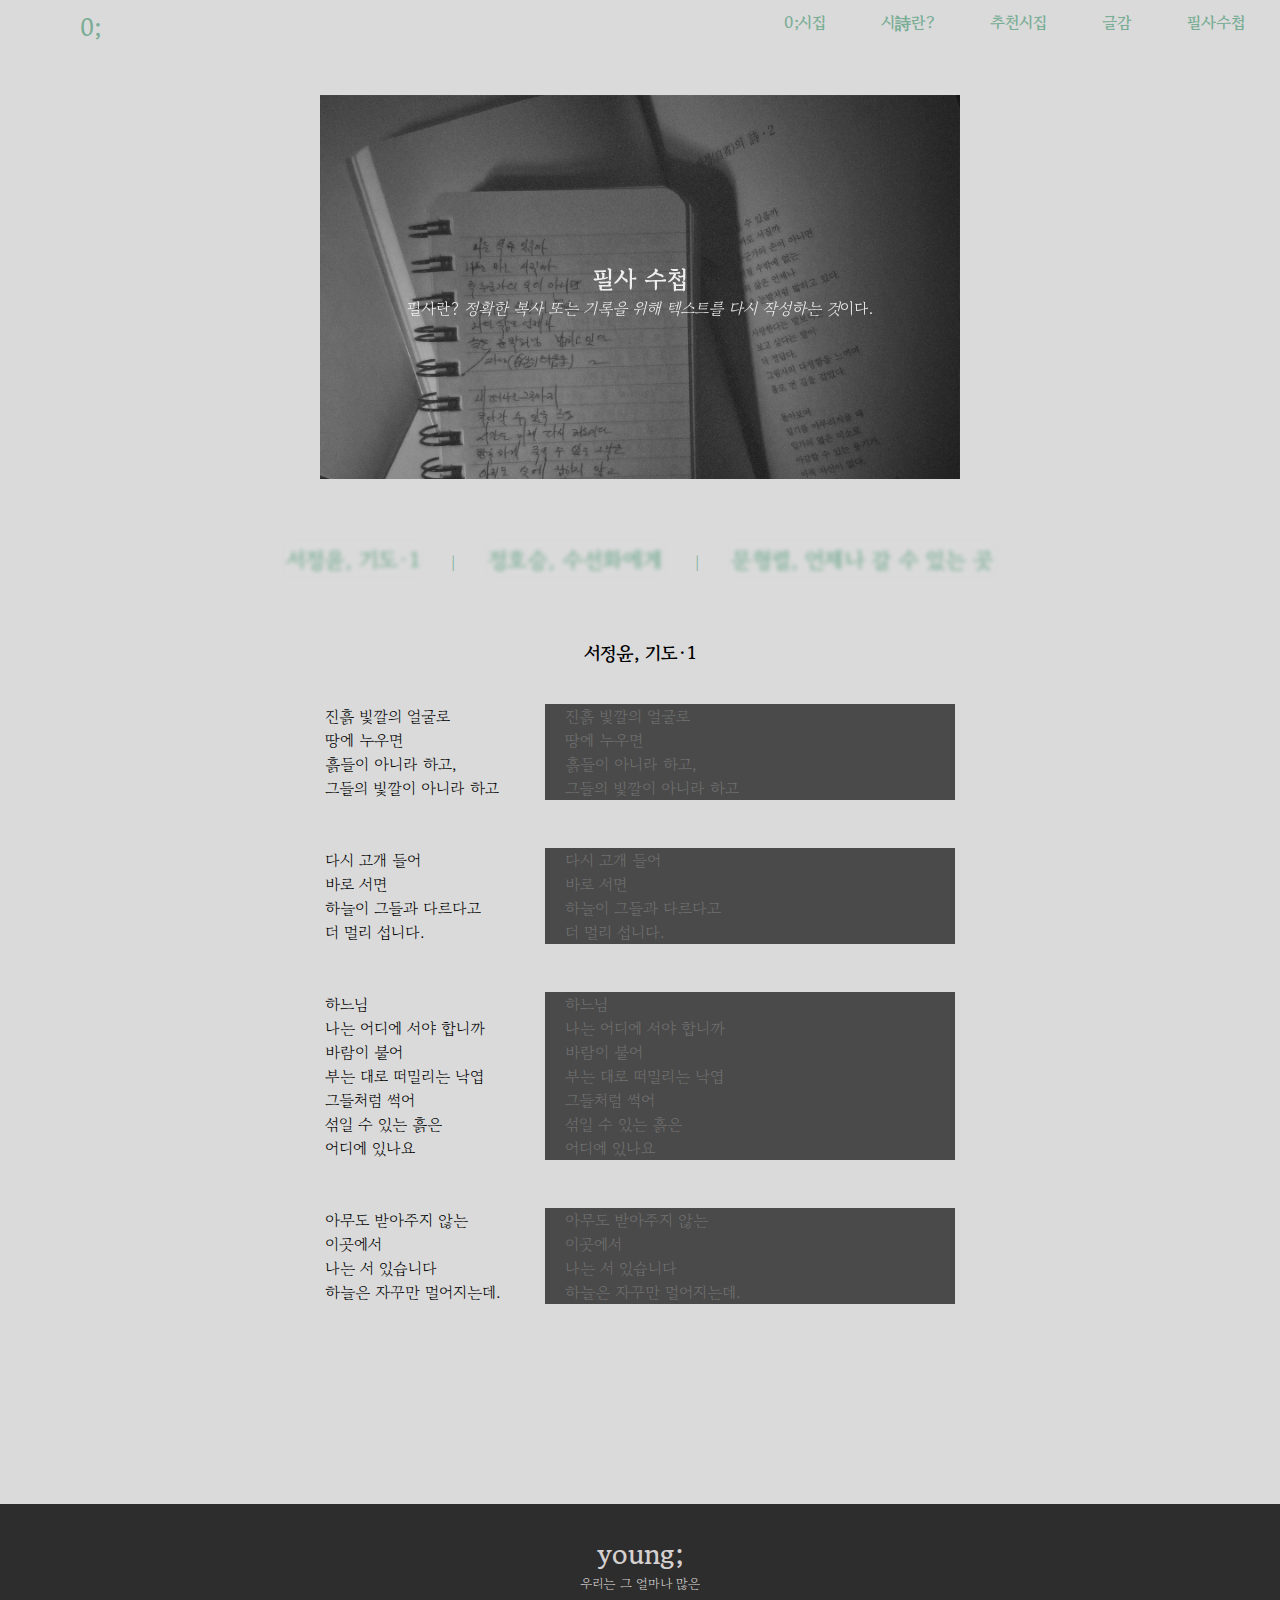
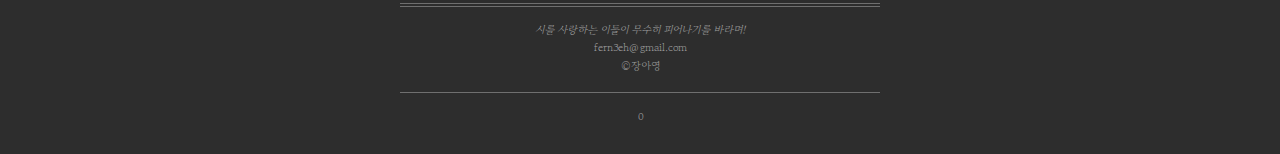
<file: 5.html>
<!DOCTYPE html>
<html lang="en">
<head>
    <meta charset="UTF-8">
    <meta name="viewport" content="width=device-width, initial-scale=1.0">
    <title>필사수첩</title>
    <link rel="stylesheet" href="style5.css" />
    <link rel="stylesheet" href="common.css" />
</head>
<body>
    <div id="wrap">
        <div class="noise"></div>
        <header>
            <h2><a href="index.html">0;</a></h2>
            <nav>
                <ul>
                    <li><a href="1.html" class="active">0;시집</a></li>
                    <li><a href="2.html">시詩란?</a></li>
                    <li><a href="3.html">추천시집</a></li>
                    <li><a href="4.html">글감</a></li>
                    <li><a href="5.html">필사수첩</a></li>
                </ul>
            </nav>
        </header>

        <section class="visual_content">
            <h2>필사 수첩</h2>
            <p>
                필사란? <dfn>정확한 복사 또는 기록을 위해 텍스트를 다시 작성하는 것</dfn>이다.
            </p>
        </section>

        <main class="copy">
            <button onclick="showDiv(1)">서정윤, 기도·1</button> <span class="line">|</span>
            <button onclick="showDiv(2)">정호승, 수선화에게</button> <span class="line">|</span>
            <button onclick="showDiv(3)">문형렬, 언제나 갈 수 있는 곳</button>
            
            <div id="copy1">
                <h3>서정윤, 기도·1</h3>
                <div class="copy_p">
                    <p>진흙 빛깔의 얼굴로</p>
                    <p>땅에 누우면</p>
                    <p>흙들이 아니라 하고,</p>
                    <p>그들의 빛깔이 아니라 하고</p><br><br>
                    <p>다시 고개 들어</p>
                    <p>바로 서면</p>
                    <p>하늘이 그들과 다르다고</p>
                    <p>더 멀리 섭니다.</p><br><br>
                    <p>하느님</p>
                    <p>나는 어디에 서야 합니까</p>
                    <p>바람이 불어</p>
                    <p>부는 대로 떠밀리는 낙엽</p>
                    <p>그들처럼 썩어</p>
                    <p>섞일 수 있는 흙은</p>
                    <p>어디에 있나요</p><br><br>
                    <p>아무도 받아주지 않는</p>
                    <p>이곳에서</p>
                    <p>나는 서 있습니다</p>
                    <p>하늘은 자꾸만 멀어지는데.</p>
                </div>
                <div class="copy_input">
                    <input type="text" placeholder="진흙 빛깔의 얼굴로">
                    <input type="text" placeholder="땅에 누우면">
                    <input type="text" placeholder="흙들이 아니라 하고,">
                    <input type="text" placeholder="그들의 빛깔이 아니라 하고"><br><br>
                    <input type="text" placeholder="다시 고개 들어">
                    <input type="text" placeholder="바로 서면">
                    <input type="text" placeholder="하늘이 그들과 다르다고">
                    <input type="text" placeholder="더 멀리 섭니다."><br><br>
                    <input type="text" placeholder="하느님">
                    <input type="text" placeholder="나는 어디에 서야 합니까">
                    <input type="text" placeholder="바람이 불어">
                    <input type="text" placeholder="부는 대로 떠밀리는 낙엽">
                    <input type="text" placeholder="그들처럼 썩어">
                    <input type="text" placeholder="섞일 수 있는 흙은">
                    <input type="text" placeholder="어디에 있나요"><br><br>
                    <input type="text" placeholder="아무도 받아주지 않는">
                    <input type="text" placeholder="이곳에서">
                    <input type="text" placeholder="나는 서 있습니다">
                    <input type="text" placeholder="하늘은 자꾸만 멀어지는데.">
                </div>
            </div>

            <div id="copy2" class="hidden">
                <h3>정호승, 수선화에게</h3>
                <div class="copy_p">
                    <p>울지 마라</p>
                    <p>외로우니까 사람이다</p>
                    <p>살아간다는 것은 외로움을 견디는 일이다</p>
                    <p>공연히 오지 않는 전화를 기다리지 마라</p>
                    <p>눈이 오면 눈길을 걸어가고</p>
                    <p>비가 오면 빗길을 걸어가라</p>
                    <p>갈대숲에서 가슴검은도요새도 너를 보고 있다</p>
                    <p>가끔은 하느님도 외로워서 눈물을 흘리신다</p>
                    <p>새들이 나뭇가지에 앉아 있는 것도 외로움 때문이고</p>
                    <p>네가 물가에 앉아 있는 것도 외로움 때문이다</p>
                    <p>산그림자도 외로워서 하루에 한 번씩 마을로 내려온다</p>
                    <p>종소리도 외로워서 울려퍼진다</p>
                </div>

                <div class="copy_input">
                    <input type="text" placeholder="울지 마라">
                    <input type="text" placeholder="외로우니까 사람이다">
                    <input type="text" placeholder="살아간다는 것은 외로움을 견디는 일이다">
                    <input type="text" placeholder="공연히 오지 않는 전화를 기다리지 마라">
                    <input type="text" placeholder="눈이 오면 눈길을 걸어가고">
                    <input type="text" placeholder="비가 오면 빗길을 걸어가라">
                    <input type="text" placeholder="갈대숲에서 가슴검은도요새도 너를 보고 있다">
                    <input type="text" placeholder="가끔은 하느님도 외로워서 눈물을 흘리신다">
                    <input type="text" placeholder="새들이 나뭇가지에 앉아 있는 것도 외로움 때문이고">
                    <input type="text" placeholder="네가 물가에 앉아 있는 것도 외로움 때문이다">
                    <input type="text" placeholder="산그림자도 외로워서 하루에 한 번씩 마을로 내려온다">
                    <input type="text" placeholder="종소리도 외로워서 울려퍼진다">
                </div>
            </div>


            <div id="copy3" class="hidden">
                <h3>문형렬, 언제나 갈 수 있는 곳</h3>
                <div class="copy_p">
                    <p>언제나 갈 수 있는 그곳</p>
                    <p>내 버림받았으나 사랑이 있는</p>
                    <p>내 울부짖었으나 맑은 눈물이 타오르는</p>
                    <p>그리운 비애로</p>
                    <p>기쁨이 떠나가는 곳</p>
                    <p>내 살아 있기 전에</p>
                    <p>내 사막의 혀를 버리기 전에</p>
                    <p>내 영혼 가득히 축복받았던</p>
                    <p>배반의 꿈들이</p>
                    <p>두 눈을 빼앗는 곳</p>
                    <p>내 벌거벗고 치욕을 쌓았던</p>
                    <p>순결한 파멸의 얼굴로</p>
                    <p>나 갈 수 있는</p>
                    <p>나 버릴 수 있는</p>
                </div>

                <div class="copy_input">
                    <input type="text" placeholder="언제나 갈 수 있는 그곳">
                    <input type="text" placeholder="내 버림받았으나 사랑이 있는">
                    <input type="text" placeholder="내 울부짖었으나 맑은 눈물이 타오르는">
                    <input type="text" placeholder="그리운 비애로">
                    <input type="text" placeholder="기쁨이 떠나가는 곳">
                    <input type="text" placeholder="내 살아 있기 전에">
                    <input type="text" placeholder="내 사막의 혀를 버리기 전에">
                    <input type="text" placeholder="내 영혼 가득히 축복받았던">
                    <input type="text" placeholder="배반의 꿈들이">
                    <input type="text" placeholder="두 눈을 빼앗는 곳">
                    <input type="text" placeholder="내 벌거벗고 치욕을 쌓았던">
                    <input type="text" placeholder="순결한 파멸의 얼굴로">
                    <input type="text" placeholder="나 갈 수 있는">
                    <input type="text" placeholder="나 버릴 수 있는">
                </div>
            </div>
        </main>



        <footer>
            <h1>young;</h1>
            <h5>우리는 그 얼마나 많은</h5>
            <hr><hr>
            <h6>
                <em>시를 사랑하는 이들이 무수히 피어나기를 바라며!</em>
                
                <ul>
                    <li>fern3eh@gmail.com</li>
                    <li>©장아영</li>
                </ul>
            </h6>
            <hr>
            <h6 class="page0">0</h6>
        </footer>

    </div>


<script>
   function showDiv(divNumber) {
    // ^: 시작하는~ []:속성선택자
    var divs = document.querySelectorAll('[id^="copy"]');
    divs.forEach(function(div) {
      div.classList.add('hidden');
    });

    var selectedDiv = document.getElementById('copy' + divNumber);
    selectedDiv.classList.remove('hidden');
  }
</script>
</body>
</html>
</file>
<file: style1.css>
body {
  background: #dadada;
}


.flip_book{
    justify-content: center;
    text-align: center;
    padding: 2em 0;
    margin-left: 300px;
}
.book {
    perspective: 250vw;
    transition: opacity 0.4s 0.2s;
  }
  p{
    /* margin-top: 8vw; */
    text-align: center;
    font-size: 1.5vw;
    color: #000000;
  }
  span {
    font-size: 1vw;
  }
  .quotation {
    font-size: 0.8vw;
  }
  .page ol {
    display: table;
    margin-left: auto;
    margin-right: auto;
    font-size: 1vw;
    text-align: left;
    counter-reset: list 0;
  }
  .page ol li {
    padding-left: 1vw;
    position: relative;
    counter-increment: list;
  }
  .page ol li::before{
    content: counter(list);

    position: absolute;

    left: -2em;
    top: -0.2em;

    color: #fff;
    background: #79ad95;
    border-radius: 50%;
    font-size: .65rem;
    width: 1.07rem;
    height: 1.07rem;
    line-height: 1.75;
    text-align: center;
    display: inline-block;
    margin-top: 0.25rem;
    vertical-align: top;
  }

  .page h3 {
    /* margin-top: 6vw; */
    font-size: 1.5vw;
  }
  .page .poems {
    margin-top: 2vw;
    font-size: 1vw;
  }
  .page {
    width: 30vw;
    height: 44vw;
    background-color: #111111;
    float: left;
    margin-bottom: 0.5em;
    background: left top no-repeat;
    background-size: cover;
    border-radius: 5px;
    box-shadow: 3px 4px 5px 0px #bcbcbc; 

    padding-top: 6vw;
    padding-bottom: 6vw;
    box-sizing: border-box;
  }
  .page:nth-child(even) {
    clear: both;
  }
  .page:nth-child(1) {
    background-image: url("img/book.jpg") !important;
  }
  .page:last-child {
    background-image: url("img/back.jpg") !important;
  }
  .color_different {
    background: #88ad9c !important;
  }
  .color_different p{
    color: #efefef;
    font-size: 1.2vw;
  }
  .book .pages {
    width: 60vw;
    height: 44vw;
    position: relative;
    transform-style: preserve-3d;
    backface-visibility: hidden;
    border-radius: 4px;
  }
  .book .page {
    float: none;
    clear: none;
    margin: 0;
    position: absolute;
    top: 0;
    width: 30vw;
    height: 44vw;
    transform-origin: 0 0;
    transition: transform 1.4s;
    backface-visibility: hidden;
    transform-style: preserve-3d;
    cursor: pointer;
    user-select: none;
    background-color: #d0ddd8;
  }
  .book .page:before {
    content: '';
    position: absolute;
    top: 0;
    bottom: 0;
    left: 0;
    right: 0;
    background: rgba(0, 0, 0, 0);
    transition: background 0.7s;
    z-index: 2;
  }
  .book .page:nth-child(odd) {
    pointer-events: all;
    transform: rotateY(0deg);
    right: 0;
    border-radius: 0 4px 4px 0;
    background-image: linear-gradient(to right, rgba(0,0,0,.15) 0%, rgba(0,0,0,0) 10%);
  }
  .book .page:nth-child(odd):hover {
    transform: rotateY(-15deg);
  }
  .book .page:nth-child(odd):hover:before {
    background: rgba(0, 0, 0, 0.03);
  }
  .book .page:nth-child(odd):before {
    background: rgba(0, 0, 0, 0);
  }
  .book .page:nth-child(even) {
    pointer-events: none;
    transform: rotateY(180deg);
    transform-origin: 100% 0;
    left: 0;
    border-radius: 4px 0 0 4px;
    border-color: black;
    background-image: linear-gradient(to left, rgba(0,0,0,.12) 0%, rgba(0,0,0,0) 10%);
  }
  .book .page:nth-child(even):before {
    background: rgba(0, 0, 0, 0.2);
  }
  .book .page.grabbing {
    transition: none;
  }
  .book .page.flipped:nth-child(odd) {
    pointer-events: none;
    transform: rotateY(-180deg);
  }
  .book .page.flipped:nth-child(odd):before {
    background: rgba(0, 0, 0, 0.2);
  }
  .book .page.flipped:nth-child(even) {
    pointer-events: all;
    transform: rotateY(0deg);
  }
  .book .page.flipped:nth-child(even):hover {
    transform: rotateY(15deg);
  }
  .book .page.flipped:nth-child(even):hover:before {
    background: rgba(0, 0, 0, 0.03);
  }
  .book .page.flipped:nth-child(even):before {
    background: rgba(0, 0, 0, 0);
  }
  .page:nth-child(odd){
    background-position: right top;
  }





.poems_arrange{
    margin-top: 10vw;
}
.bingo_board {
    display: grid;
    grid-template-columns: repeat(3, 1fr);
    grid-gap: 3vw;
    width: 90vw;
    height: 130vw;
    justify-content: center;
    margin: 0 auto;
}

.cell {
    background: #597d6b;
    border-radius: 2px;
    padding: 20px;
    position: relative;
    display: inline-block;
    box-shadow: 2px 2px 4px 1px gray;
    padding: 8vw 2vw 8vw 2vw;
    box-sizing: border-box;
    transition: 0.3s ease;
    /* 세로스크롤 */
    overflow-y: auto;
}
.cell::-webkit-scrollbar {
  width: 16px;
}
.container::-webkit-scrollbar-thumb {
  background-color: #888; /* 스크롤 막대 색상 */
}
.cell h2 {
    top: 60px;
    color: #efefef;
    font-size:2vw;
}
.cell p {
    top: 10%;
    font-size: 1vw;
}
.cell p, h2{
  text-align: left;
}
.title, .content {
    position: absolute;
    top: 50%;
    /* left: 50%; */
}
.title span {
  display: block;
}

.content {
    opacity: 0;
    transition: opacity 0.3s ease;
}
.content span {
  font-weight: bold;
}
.title {
    opacity: 1;
    transition: opacity 0.3s ease;
}
.cell:hover {
  background: #aac0b5;
}
.cell:hover .content {
    opacity: 1;
}
.cell:hover .title {
    opacity: 0;
}
</file>
<file: common.css>
@import url('https://fonts.googleapis.com/css2?family=Gowun+Batang:wght@400;700&family=Nanum+Brush+Script&family=Noto+Sans+KR:wght@100..900&display=swap');

* {
    margin: 0;
    padding: 0;
}
#wrap {
    font-family: "Gowun Batang", serif;
}
.noise {
    position: fixed;
    left: 0;
    top: 0;
    right: 0;
    bottom: 0;
    z-index: 1001;
    background-image: url('https://i.ibb.co/x3TCktM/645cbb8ec449398255b76326-noise.gif');
    background-position: 0 0;
    background-size: auto;
    pointer-events: none;
    opacity: 0.05;
    transition: opacity .2s cubic-bezier(.445, .05, .55, .95);
    visibility: visible;
}

header {
    margin: 0px 0px 10px 80px;
    display: flex;
    padding-top: 10px;
    box-sizing: border-box;
    justify-content: space-between;
}
header h2 a {
    text-decoration: none;
    color: #79ad95;
    transition: filter 0.3s ease;
}
header h2 a:hover {
    filter: blur(2px);
}
header ul {
    list-style: none;
    justify-content: space-between;
}
header ul li {
    display: inline-block; 
    margin-right: 20px;
}
header ul li a {
    text-decoration: none;
    font-weight: bold;
    padding: 6px 15px;
    color: #79ad95;
    border-radius: 15px;
    transition: filter 0.3s ease;
}
header ul:hover a:not(:hover) {
    filter: blur(2px);
}



footer {
    width: 100%;
    height: 250px;
    background: #2d2d2d;
    margin-top: 200px;
    color: #d5d0d0;
    text-align: center;
    box-sizing: border-box;
}
footer hr {
    margin: 0 auto;
    width: 30rem;
    height: 0.5px;
    border: none;
    background: #6f6f6f;
    margin-top: 2px;
}
footer h1 {
    padding-top: 30px;
    font-size: 28px;
}
footer h5, h6 {
    font-weight: normal;
}
footer h5 {
    margin-bottom: 10px;
}
footer h6 {
    color: #9d9d9d;
    padding-top: 15px;
    padding-bottom: 15px;
    line-height: 18px;
}
</file>
<file: style2.css>
body {
    background:  #6e6e6e ;
  }
main {
    position: relative;
    overflow: hidden;
}
/* .margin {
    width: 100px;
    height: 100px;
    margin: 530px;
} */
main h1 {
    font-size: 30px;
    margin-bottom: 10rem;
}
main p {
    line-height: 1.8rem;
    margin-bottom: .8em;
}
main .text {
    margin-bottom: 70px;
}
.visual_content {
    margin: 0 auto;
    background-image: url(img/img_backvisual.jpg);
    background-size: cover;
    background-repeat: no-repeat;
    filter: grayscale(100%);
    width: 50vw;
    height: 30vw;
    margin-top: 100px;
    margin-bottom: 150px;
}
.visual_content h2 span {
    font-size: 1vw;
    font-weight: lighter;
}
.visual_content h2 {
    font-size: 2vw;
    margin-top: 50px;
    justify-content: center;
    text-align: center;
    color: #2d2d2d;
    padding-top: 11vw;
}
.sec1, .sec2, .sec3, .sec4 {
    width: 50%;
    height: 70rem;
    position: relative;
    overflow-y: hidden;
}
/* ::-webkit-scrollbar {
    width: 0;
} */
.sec1, .sec3 {
    float: left;
    background: #f5f5f5;
    padding: 10vw 7vw 10vw 10vw;
    box-sizing: border-box;
}
.sec2, .sec4 {
    float: right;
    background: linear-gradient(to right, #ececec, #f5f5f5, #f5f5f5);
    padding: 10vw 10vw 10vw 7vw;
    box-sizing: border-box;
}
.sec3 {
    background: linear-gradient(to left, #ececec, #f3f3f3, #f3f3f3);
}
.sec4 {
    background: linear-gradient(to right, #f0f0f0, #f5f5f5, #f5f5f5);
}
.sec2 .answer {
    color: gray;
}
.sec2 ol {
    margin-bottom: 5.9rem;
}
.sec2 li {
    color: gray;
    margin-left: 1.5rem;
}
.sec3 h3 {
    margin-top: 4rem;
    color: rgb(78, 78, 78);
}
.sec3 table{
    margin-top: 2rem;
    margin-bottom: 4rem;
    border: 1px solid #c8c8c8;
    border-collapse: collapse;
}
.sec3 table th, td {
    padding: 1rem;
    border: 1px solid #c8c8c8;
    border-collapse: collapse;
}
.sec3 table th {
    color: rgb(78, 78, 78);
}
.margin {
    width: 50%;
    height: 6rem;
    background: transparent;
}
.margin2 {
    width: 50%;
    height: 3rem;
    background: transparent;
}
.page {
    margin-top: 10px;
    text-align: center;
}
hr {
    margin-top: 4px;
}
</file>
<file: style3.css>
#wrap {
    background: #6e6e6e !important;
} 
main {
    justify-content: center;
    text-align: center;
    padding-top: 120px;
    padding-bottom: 30px;
    background: #6e6e6e;
}
.container {
    margin: 0 auto;
    width: 1000px;
}
.container h1 {
    color: #efefef;
}

.book_content {
    background: #efefef;
    margin: 0 auto;
    text-align: center;
    width: 800px;
    box-shadow: 0 0 10px 5px rgb(78, 78, 78);
    box-sizing: border-box;
    padding: 60px 80px;
    margin-top: 100px;
}
.index {
    margin-bottom: 30px;
    color: rgb(150, 150, 150);
    font-weight: bold;
    text-align: left;
}
main img {
    width: 200px;
    margin-top: 100px;
    filter: grayscale(100%);
}
main .text {
    margin-top: 30px;
    margin-bottom: 100px;
}
main .text h2 {
    margin-bottom: 10px;
    color: #79ad95;
    font-size: 20px;
}
main .people {
    margin: 80px 0;
}
main .people h3 {
    color: #79ad95;
}
main .poems {
    margin: 80px 0;
}
main .poems h3 {
    color: #79ad95;
    margin-bottom: 30px;
}

main .poems th {
    color: rgb(179, 179, 179);
}
main .poems td, th {
    text-align: left;
    vertical-align: top;
    border-top: 10px solid;
    border-bottom: 10px solid;
    border-right: 15px solid;
    border-color: transparent;
}
main .poems td:last-child, th:last-child {
    border-right: none;
}
main .poems td {
    font-size: 13px;
}
main ol {
    margin-top: 20px;
}
main li {
    counter-increment: list;
    position: relative;
    display: inline-block;
    line-height: 2;
    margin-left: 20px;
}
main li::before {
    content: counter(list);
    position: absolute;
    left: -2.5em;
    top: 0.2em;
    color: #fff;
    background: #9c9c9c;
    border-radius: 50%;
    font-size: .75rem;
    width: 1.25rem;
    height: 1.25rem;
    line-height: 1.75;
    text-align: center;
    display: inline-block;
    margin-top: 0.25rem;
    vertical-align: top;
}
table {
    margin-left:auto;
    margin-right:auto;
}
main .page {
    margin-top: 30px;
}

button {
    border: none;
    width: 280px;
    height: 400px;
    transition: 0.4s ease;
    background: #6e6e6e;
}
.hidden {
    display: none;
}

button:nth-child(1) {
    background-image: url("img/poem1_ver3.png");
}
button:nth-child(1):hover {
    background-image: url("img/poem1_ver4.png");
}
button:nth-child(2) {
    background-image: url("img/poem3_ver3.png");
}
button:nth-child(2):hover {
    background-image: url("img/poem3_ver4.png");
}
button:nth-child(3) {
    background-image: url("img/poem2_ver3.png");
}
button:nth-child(3):hover {
    background-image: url("img/poem2_ver4.png");
}

/* button:hover {
    transform: perspective(1000px) rotateY(25deg);
} */
</file>
<file: style5.css>
body {
    background: #dadada;
  }

.hidden {
    display: none;
}

.visual_content {
    margin: 0 auto;
    background-image: url(img/copy.jpg);
    background-size: cover;
    background-repeat: no-repeat;
    filter: grayscale(100%);
    width: 50vw;
    height: 30vw;
}
.visual_content h2 {
    margin-top: 50px;
    justify-content: center;
    text-align: center;
    color: #efefef;
    padding-top: 13vw;
}
.visual_content p {
    color: #efefef;
    text-align: center;
}

.copy {
    text-align: center;
}
.copy button {
    font-family: "Gowun Batang", serif;
    font-size: 22px;
    font-weight: bold;
    color: #79ad95;
    border: none;
    margin-right: 2vw;
    margin-left: 2vw;
    margin-top: 5vw;
    margin-bottom: 5vw;
    filter: blur(2px);
    transition: filter 0.3s ease;
    background: #dadada;
}
.copy button:hover {
    filter: blur(0);
}
.line {
    color: #79ad95;
}
.copy h3 {
    margin-bottom: 3vw;
}
.copy_p {
    display: inline-block;
    text-align: left;

}
.copy_input {
    display: inline-block;
    vertical-align: top; 
}
.copy input {
    margin-left: 40px;
    padding-left: 10px;
    display: block;
    width: 400px;
    font-family: "Gowun Batang", serif;
    font-size: 16px;
    border: none;
    background: #4a4a4a;
    color: #efefef;
}
.copy input::placeholder{
    padding-left: 10px;
    color: #707070;
}
</file>
